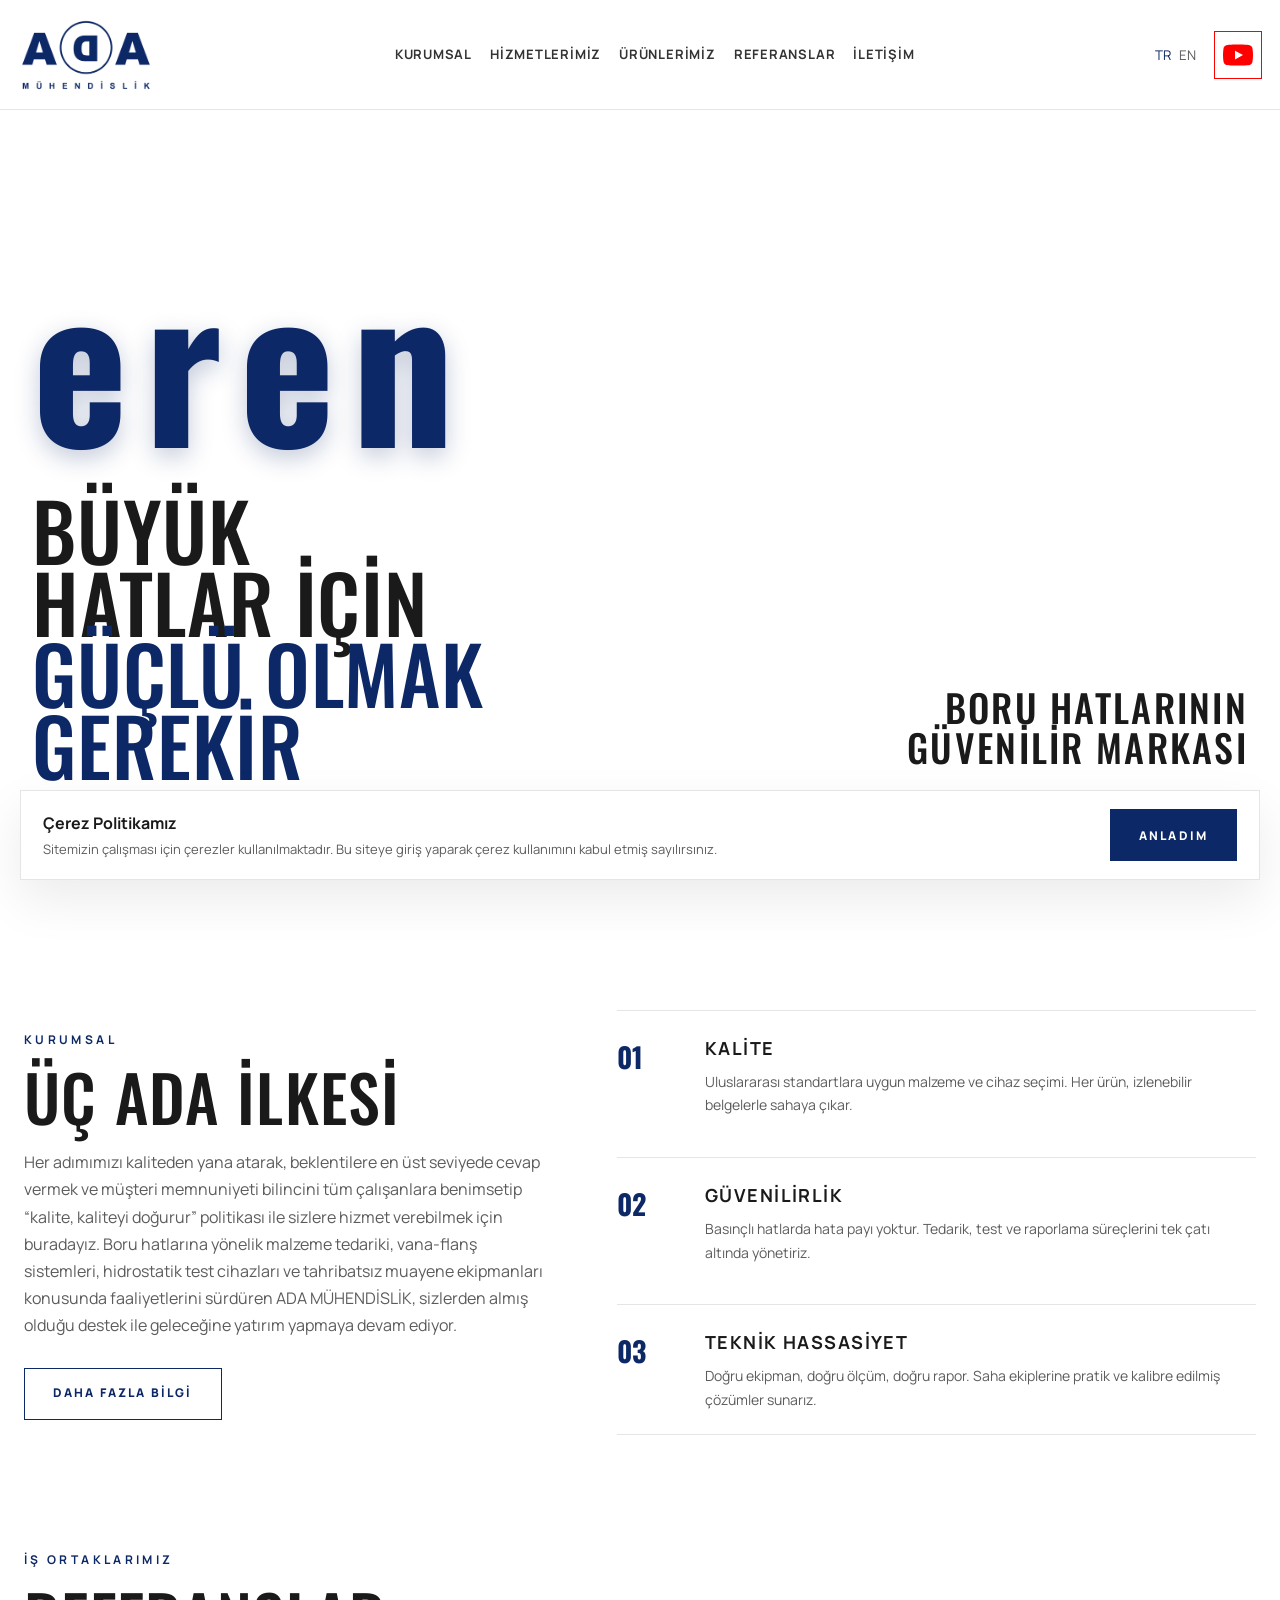
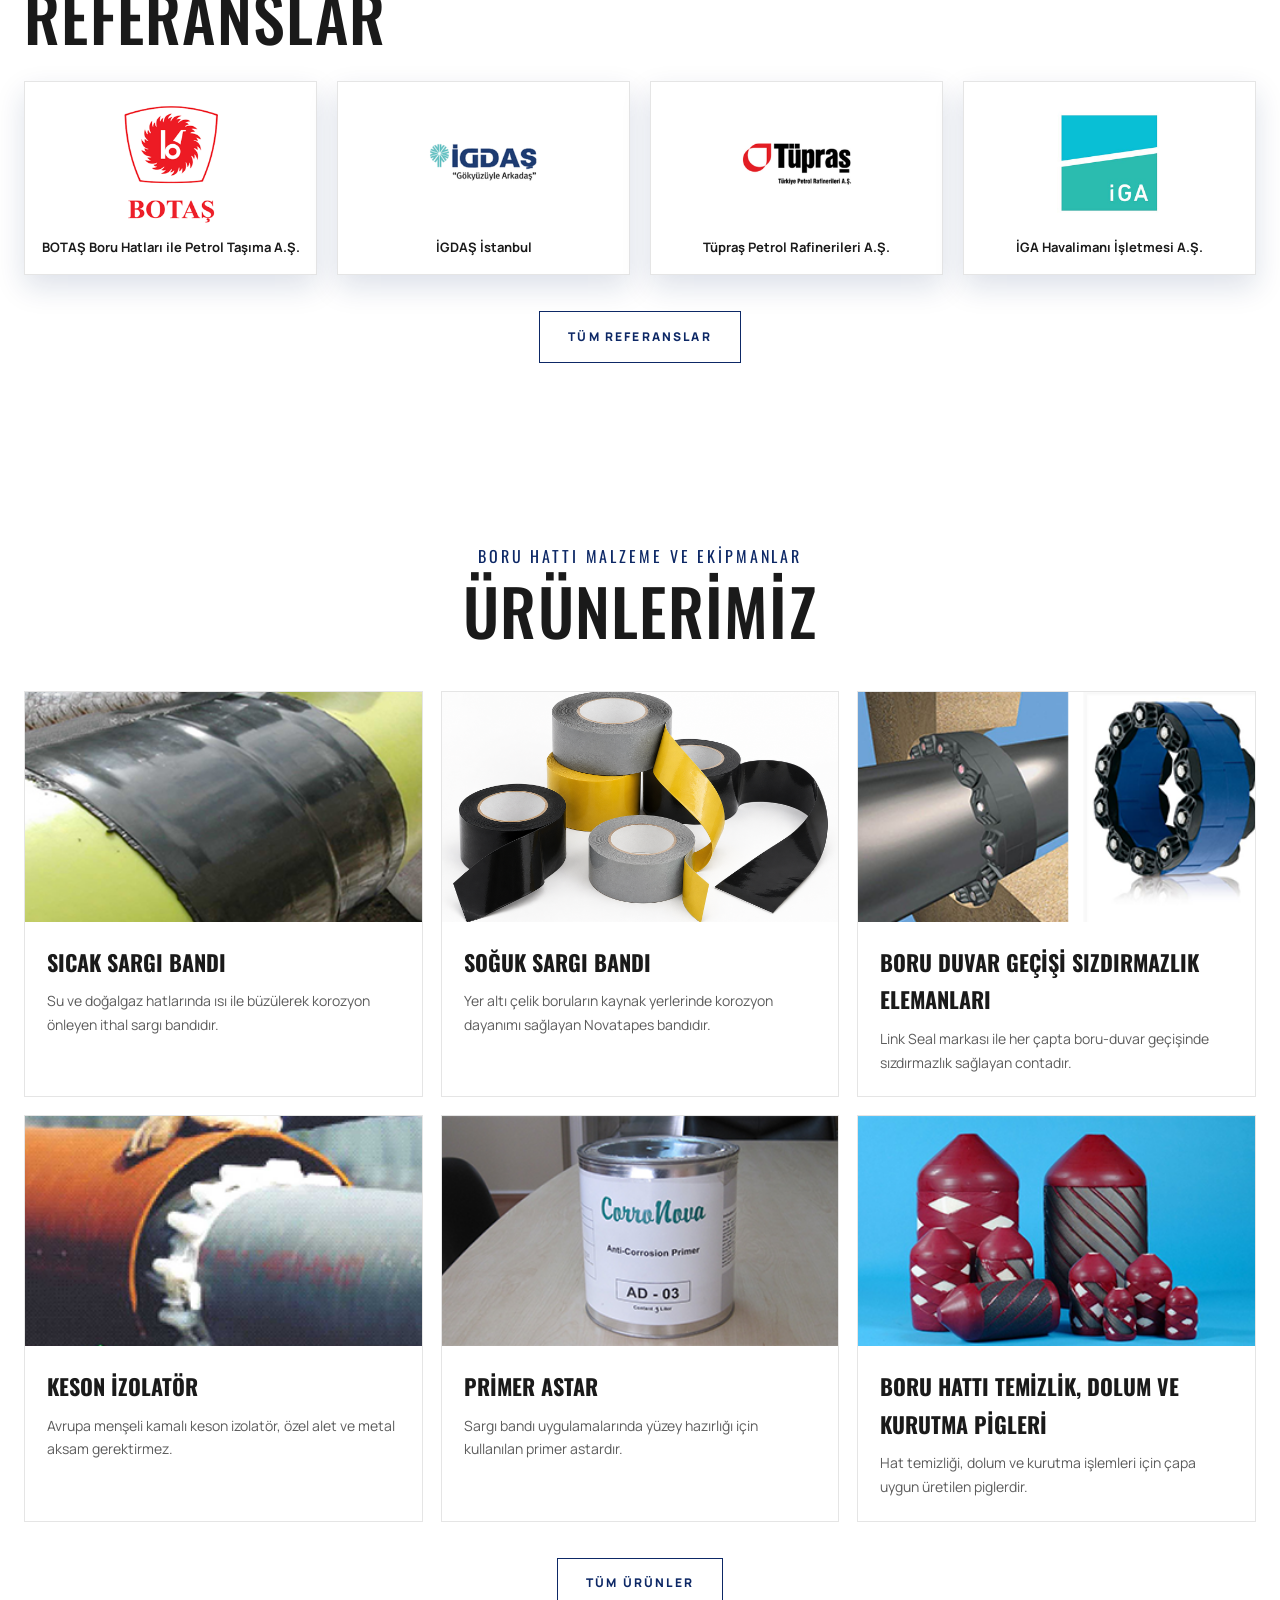
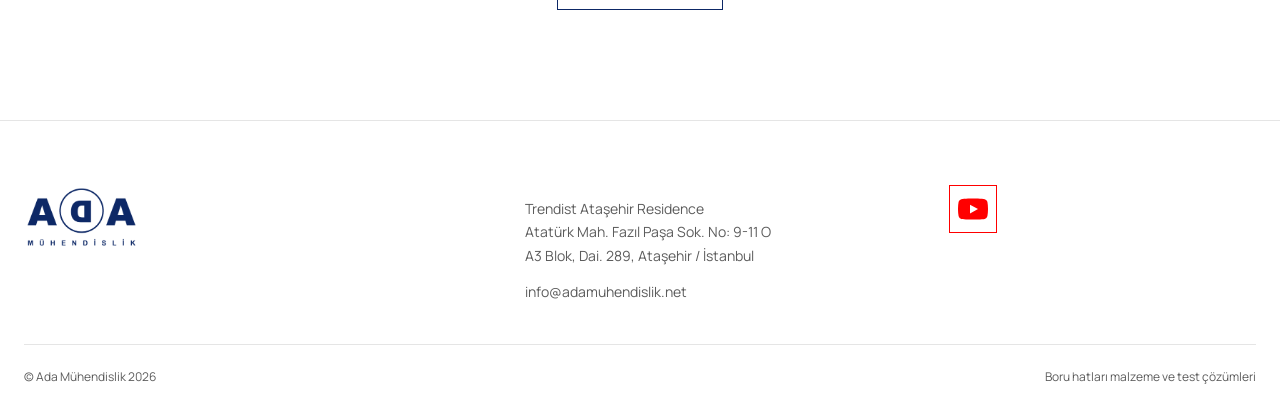
<file: index.html>
<!DOCTYPE html>
<html lang="tr">
<head>
  <meta charset="UTF-8">
  <meta name="viewport" content="width=device-width, initial-scale=1.0">
  <title data-i18n="titleHome">Ana sayfa | Boru hatlarının güvenilir markası | Ada Mühendislik</title>
  <meta name="description" content="Ada Mühendislik, boru hatlarına yönelik malzeme tedariki ve test cihazları alanında faaliyet gösteren ilkeli bir mühendislik firmasıdır.">
  <link rel="icon" href="images/favicon.svg" type="image/svg+xml">
  <link rel="preconnect" href="https://fonts.googleapis.com">
  <link rel="preconnect" href="https://fonts.gstatic.com" crossorigin>
  <link href="https://fonts.googleapis.com/css2?family=Manrope:wght@400;500;600;700;800&family=Oswald:wght@400;500;600;700&display=swap" rel="stylesheet">
  <link rel="stylesheet" href="css/style.css">
</head>
<body>
  <header class="site-header" id="header">
    <div class="header-inner">
      <a class="logo" href="index.html">
        <img src="images/logo.png" alt="Ada Mühendislik" class="logo-img">
      </a>
      <nav class="nav">
        <a href="kurumsal.html" data-i18n="navCorporate">Kurumsal</a>
        <a href="hizmetler.html" data-i18n="navServices">Hizmetlerimiz</a>
        <a href="urunler.html" data-i18n="navProducts">Ürünlerimiz</a>
        <a href="referanslar.html" data-i18n="navReferences">Referanslar</a>
        <a href="iletisim.html" data-i18n="navContact">İletişim</a>
      </nav>
      <div class="header-meta">
        <div class="lang">
          <button type="button" data-lang="tr" class="active">TR</button>
          <button type="button" data-lang="en">EN</button>
        </div>
        <div class="socials">
          <a class="social-youtube" href="https://www.youtube.com/@boruhatlaricozumleri6774" target="_blank" rel="noopener" aria-label="YouTube">
            <svg viewBox="0 0 24 24" aria-hidden="true"><path fill="currentColor" d="M23.5 6.2a3 3 0 0 0-2.1-2.1C19.5 3.6 12 3.6 12 3.6s-7.5 0-9.4.5A3 3 0 0 0 .5 6.2 31.5 31.5 0 0 0 0 12a31.5 31.5 0 0 0 .5 5.8 3 3 0 0 0 2.1 2.1c1.9.5 9.4.5 9.4.5s7.5 0 9.4-.5a3 3 0 0 0 2.1-2.1A31.5 31.5 0 0 0 24 12a31.5 31.5 0 0 0-.5-5.8zM9.6 15.5v-7l6.4 3.5-6.4 3.5z"/></svg>
          </a>
        </div>
        <button class="menu-toggle" id="menuToggle" data-i18n-aria="menuAria" aria-label="Menü">☰</button>
      </div>
    </div>
  </header>

  <div class="mobile-nav" id="mobileNav">
    <button class="close-menu" id="closeMenu" aria-label="Kapat">×</button>
    <a href="index.html" data-i18n="navHome">Ana Sayfa</a>
    <a href="kurumsal.html" data-i18n="navCorporate">Kurumsal</a>
    <a href="hizmetler.html" data-i18n="navServices">Hizmetlerimiz</a>
    <a href="urunler.html" data-i18n="navProducts">Ürünlerimiz</a>
    <a href="referanslar.html" data-i18n="navReferences">Referanslar</a>
    <a href="iletisim.html" data-i18n="navContact">İletişim</a>
  </div>

  <section class="hero">
    <div class="hero-content">
      <p class="hero-bal">eren</p>
      <h1 data-i18n="heroTitle">BÜYÜK<br>HATLAR İÇİN<br><em>GÜÇLÜ OLMAK<br>GEREKİR</em></h1>
      <div class="hero-side">
        <h2 data-i18n="heroSide">BORU HATLARININ<br>GÜVENİLİR MARKASI</h2>
      </div>
    </div>
    <div class="scroll-hint">SCROLL</div>
  </section>

  <section class="principles">
    <div class="container principles-grid">
      <div>
        <p class="eyebrow" data-i18n="eyebrowCorporate">Kurumsal</p>
        <h2 class="section-title" data-i18n="principlesTitle">ÜÇ ADA İLKESİ</h2>
        <p class="lead" style="margin-top:22px;" data-i18n="principlesLead">
          Her adımımızı kaliteden yana atarak, beklentilere en üst seviyede cevap vermek ve müşteri memnuniyeti bilincini tüm çalışanlara benimsetip
          “kalite, kaliteyi doğurur” politikası ile sizlere hizmet verebilmek için buradayız. Boru hatlarına yönelik malzeme tedariki, vana-flanş sistemleri,
          hidrostatik test cihazları ve tahribatsız muayene ekipmanları konusunda faaliyetlerini sürdüren ADA MÜHENDİSLİK, sizlerden almış olduğu destek ile geleceğine yatırım yapmaya devam ediyor.
        </p>
        <a class="btn" href="kurumsal.html" style="margin-top:28px;" data-i18n="btnMore">Daha fazla bilgi</a>
      </div>
      <div class="principle-list">
        <article class="principle-item">
          <b>01</b>
          <div>
            <h3 data-i18n="pQuality">Kalite</h3>
            <p data-i18n="pQualityText">Uluslararası standartlara uygun malzeme ve cihaz seçimi. Her ürün, izlenebilir belgelerle sahaya çıkar.</p>
          </div>
        </article>
        <article class="principle-item">
          <b>02</b>
          <div>
            <h3 data-i18n="pReliability">Güvenilirlik</h3>
            <p data-i18n="pReliabilityText">Basınçlı hatlarda hata payı yoktur. Tedarik, test ve raporlama süreçlerini tek çatı altında yönetiriz.</p>
          </div>
        </article>
        <article class="principle-item">
          <b>03</b>
          <div>
            <h3 data-i18n="pPrecision">Teknik Hassasiyet</h3>
            <p data-i18n="pPrecisionText">Doğru ekipman, doğru ölçüm, doğru rapor. Saha ekiplerine pratik ve kalibre edilmiş çözümler sunarız.</p>
          </div>
        </article>
      </div>
    </div>
  </section>

  <section class="projects">
    <div class="container">
      <div class="projects-head">
        <div>
          <p class="eyebrow" data-i18n="partnersEyebrow">İş ortaklarımız</p>
          <h2 class="section-title" data-i18n="referencesTitle">REFERANSLAR</h2>
        </div>
      </div>
      <div class="ref-grid">
        <article class="ref-card">
          <img src="images/referanslar/botas.jpg" alt="BOTAŞ">
          <h3>BOTAŞ Boru Hatları ile Petrol Taşıma A.Ş.</h3>
        </article>
        <article class="ref-card">
          <img src="images/referanslar/igdas.jpg" alt="İGDAŞ">
          <h3>İGDAŞ İstanbul</h3>
        </article>
        <article class="ref-card">
          <img src="images/referanslar/tupras.jpg" alt="Tüpraş">
          <h3>Tüpraş Petrol Rafinerileri A.Ş.</h3>
        </article>
        <article class="ref-card">
          <img src="images/referanslar/iga.jpg" alt="İGA">
          <h3>İGA Havalimanı İşletmesi A.Ş.</h3>
        </article>
      </div>
      <div class="projects-cta">
        <a class="btn" href="referanslar.html" data-i18n="btnAllRefs">Tüm Referanslar</a>
      </div>
    </div>
  </section>

  <section class="services">
    <div class="container">
      <div class="services-head">
        <p data-i18n="servicesKicker">BORU HATTI MALZEME VE EKİPMANLAR</p>
        <h2 class="section-title" data-i18n="servicesTitle">ÜRÜNLERİMİZ</h2>
      </div>
      <div class="product-grid">
        <a class="product-card product-card-hit" href="urunler.html">
          <img src="images/urunler/sicak.png" alt="Sıcak sargı bandı">
          <div class="body">
            <h3 data-i18n="pHot">Sıcak Sargı Bandı</h3>
            <p data-i18n="pHotShort">Su ve doğalgaz hatlarında ısı ile büzülerek korozyon önleyen ithal sargı bandıdır.</p>
          </div>
        </a>
        <a class="product-card product-card-hit" href="urunler.html">
          <img src="images/urunler/ssban.png" alt="Soğuk sargı bandı">
          <div class="body">
            <h3 data-i18n="pCold">Soğuk Sargı Bandı</h3>
            <p data-i18n="pColdShort">Yer altı çelik boruların kaynak yerlerinde korozyon dayanımı sağlayan Novatapes bandıdır.</p>
          </div>
        </a>
        <a class="product-card product-card-hit" href="link-seal.html">
          <img src="images/urunler/dvrg.png" alt="Boru duvar geçişi sızdırmazlık elemanları">
          <div class="body">
            <h3 data-i18n="pSeal">Boru Duvar Geçişi Sızdırmazlık Elemanları</h3>
            <p data-i18n="pSealShort">Link Seal markası ile her çapta boru-duvar geçişinde sızdırmazlık sağlayan contadır.</p>
          </div>
        </a>
        <a class="product-card product-card-hit" href="urunler.html">
          <img src="images/urunler/ksniz.png" alt="Keson izolatör">
          <div class="body">
            <h3 data-i18n="pCasing">Keson İzolatör</h3>
            <p data-i18n="pCasingShort">Avrupa menşeli kamalı keson izolatör, özel alet ve metal aksam gerektirmez.</p>
          </div>
        </a>
        <a class="product-card product-card-hit" href="urunler.html">
          <img src="images/urunler/past.png" alt="Primer astar">
          <div class="body">
            <h3 data-i18n="pPrimer">Primer Astar</h3>
            <p data-i18n="pPrimerShort">Sargı bandı uygulamalarında yüzey hazırlığı için kullanılan primer astardır.</p>
          </div>
        </a>
        <a class="product-card product-card-hit" href="urunler.html">
          <img src="images/urunler/pig.png" alt="Boru hattı pigleri">
          <div class="body">
            <h3 data-i18n="pPig">Boru Hattı Temizlik, Dolum ve Kurutma Pigleri</h3>
            <p data-i18n="pPigShort">Hat temizliği, dolum ve kurutma işlemleri için çapa uygun üretilen piglerdir.</p>
          </div>
        </a>
      </div>
      <div class="projects-cta">
        <a class="btn" href="urunler.html" data-i18n="btnAllProducts">Tüm Ürünler</a>
      </div>
    </div>
  </section>

  <footer class="site-footer">
    <div class="container footer-grid">
      <div class="footer-brand">
        <a class="logo" href="index.html">
          <img src="images/logo.png" alt="Ada Mühendislik" class="logo-img">
        </a>
      </div>
      <div class="footer-contact">
        <p>Trendist Ataşehir Residence<br>Atatürk Mah. Fazıl Paşa Sok. No: 9-11 O<br>A3 Blok, Dai. 289, Ataşehir / İstanbul</p>
        <p><a href="mailto:info@adamuhendislik.net">info@adamuhendislik.net</a></p>
      </div>
      <div>
        <div class="socials">
          <a class="social-youtube" href="https://www.youtube.com/@boruhatlaricozumleri6774" target="_blank" rel="noopener" aria-label="YouTube">
            <svg viewBox="0 0 24 24" aria-hidden="true"><path fill="currentColor" d="M23.5 6.2a3 3 0 0 0-2.1-2.1C19.5 3.6 12 3.6 12 3.6s-7.5 0-9.4.5A3 3 0 0 0 .5 6.2 31.5 31.5 0 0 0 0 12a31.5 31.5 0 0 0 .5 5.8 3 3 0 0 0 2.1 2.1c1.9.5 9.4.5 9.4.5s7.5 0 9.4-.5a3 3 0 0 0 2.1-2.1A31.5 31.5 0 0 0 24 12a31.5 31.5 0 0 0-.5-5.8zM9.6 15.5v-7l6.4 3.5-6.4 3.5z"/></svg>
          </a>
        </div>
      </div>
    </div>
    <div class="container footer-bottom">
      <span>© Ada Mühendislik 2026</span>
      <span data-i18n="footerTag">Boru hatları malzeme ve test çözümleri</span>
    </div>
  </footer>

  <div class="cookie" id="cookie">
    <div>
      <strong data-i18n="cookieTitle">Çerez Politikamız</strong>
      <p data-i18n="cookie">Sitemizin çalışması için çerezler kullanılmaktadır. Bu siteye giriş yaparak çerez kullanımını kabul etmiş sayılırsınız.</p>
    </div>
    <button class="btn btn-solid" id="acceptCookie" data-i18n="cookieBtn">Anladım</button>
  </div>

  <script src="js/main.js"></script>
</body>
</html>
</file>
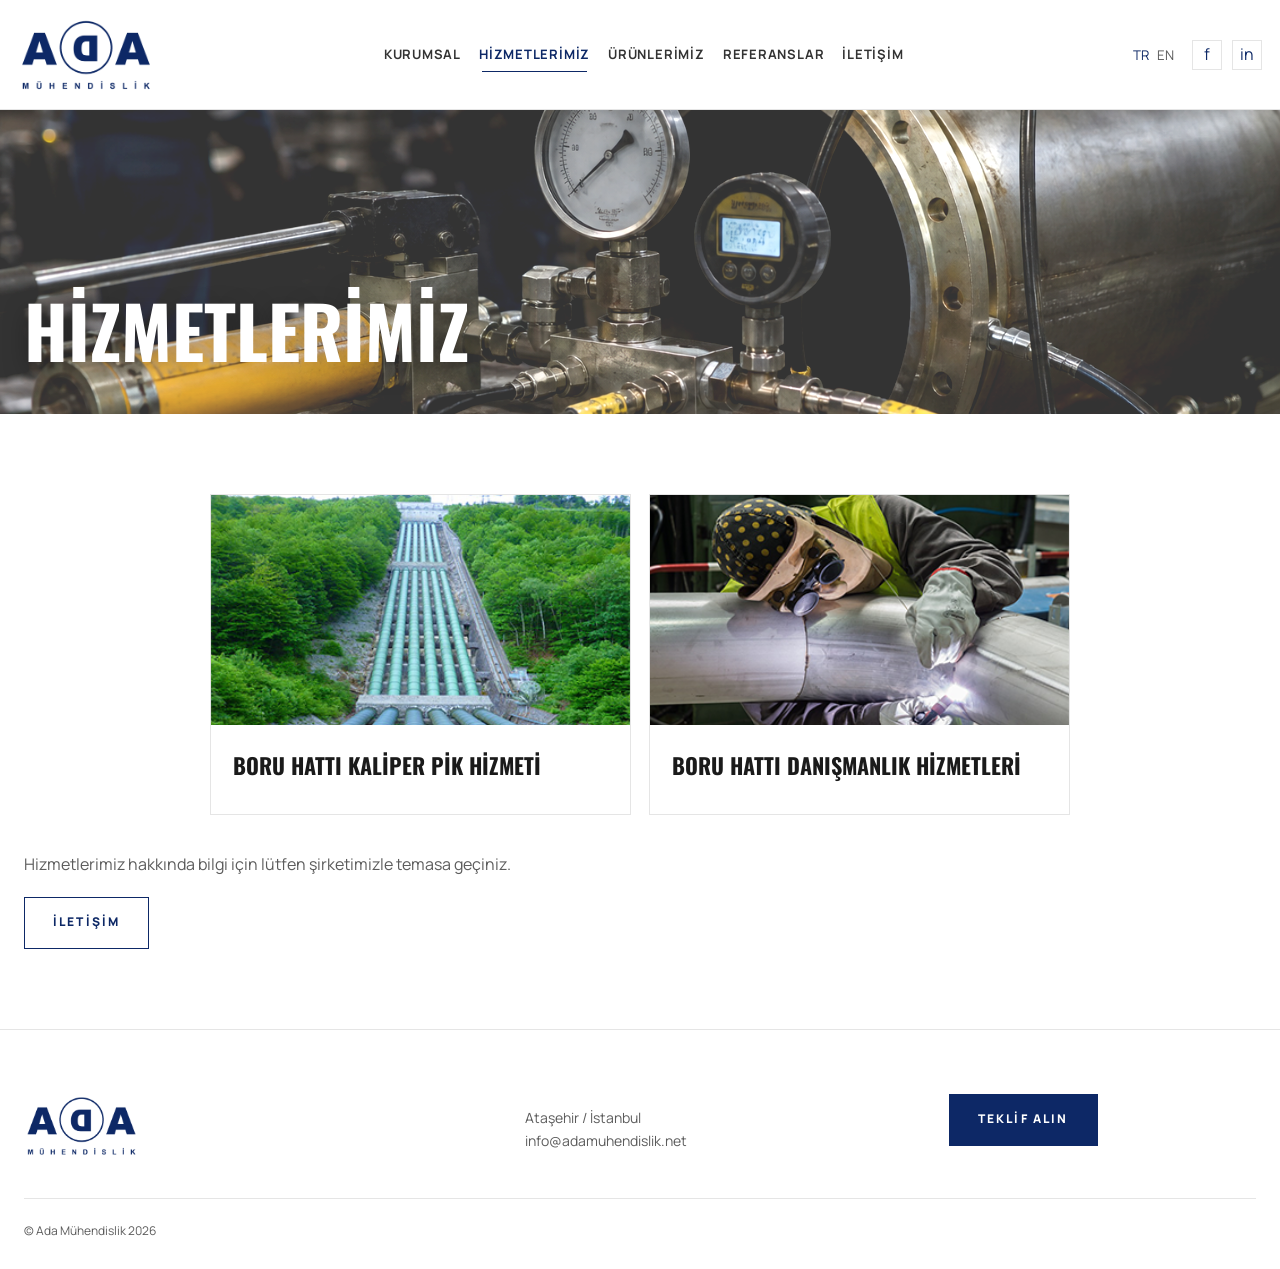
<file: hizmetler.html>
<!DOCTYPE html>
<html lang="tr">
<head>
  <meta charset="UTF-8">
  <meta name="viewport" content="width=device-width, initial-scale=1.0">
  <title data-i18n="titleServices">Hizmetlerimiz | Ada Mühendislik</title>
  <meta name="description" content="Ada Mühendislik hizmetleri: boru hattı kaliper pik hizmeti ve boru hattı danışmanlık hizmetleri.">
  <link rel="icon" href="images/favicon.svg" type="image/svg+xml">
  <link rel="preconnect" href="https://fonts.googleapis.com">
  <link rel="preconnect" href="https://fonts.gstatic.com" crossorigin>
  <link href="https://fonts.googleapis.com/css2?family=Manrope:wght@400;500;600;700;800&family=Oswald:wght@400;500;600;700&display=swap" rel="stylesheet">
  <link rel="stylesheet" href="css/style.css">
</head>
<body>
  <header class="site-header" id="header">
    <div class="header-inner">
      <a class="logo" href="index.html">
        <img src="images/logo.png" alt="Ada Mühendislik" class="logo-img">
      </a>
      <nav class="nav">
        <a href="kurumsal.html" data-i18n="navCorporate">Kurumsal</a>
        <a class="active" href="hizmetler.html" data-i18n="navServices">Hizmetlerimiz</a>
        <a href="urunler.html" data-i18n="navProducts">Ürünlerimiz</a>
        <a href="referanslar.html" data-i18n="navReferences">Referanslar</a>
        <a href="iletisim.html" data-i18n="navContact">İletişim</a>
      </nav>
      <div class="header-meta">
        <div class="lang"><button type="button" data-lang="tr" class="active">TR</button><button type="button" data-lang="en">EN</button></div>
        <div class="socials"><a href="#" aria-label="Facebook">f</a><a href="#" aria-label="LinkedIn">in</a></div>
        <button class="menu-toggle" id="menuToggle" data-i18n-aria="menuAria" aria-label="Menü">☰</button>
      </div>
    </div>
  </header>
  <div class="mobile-nav" id="mobileNav">
    <button class="close-menu" id="closeMenu">×</button>
    <a href="index.html" data-i18n="navHome">Ana Sayfa</a>
    <a href="kurumsal.html" data-i18n="navCorporate">Kurumsal</a>
    <a href="hizmetler.html" data-i18n="navServices">Hizmetlerimiz</a>
    <a href="urunler.html" data-i18n="navProducts">Ürünlerimiz</a>
    <a href="referanslar.html" data-i18n="navReferences">Referanslar</a>
    <a href="iletisim.html" data-i18n="navContact">İletişim</a>
  </div>

  <section class="page-hero">
    <img src="images/test-cihazi.png" alt="Test hizmetleri">
    <div class="container">
      <h1 data-i18n="servicesHero">Hizmetlerimiz</h1>
    </div>
  </section>

  <section class="content-section">
    <div class="container">
      <div class="product-grid service-grid-two">
        <article class="product-card">
          <img src="images/hizmetler/hiz1.png" alt="Boru hattı kaliper pik hizmeti">
          <div class="body">
            <h3 data-i18n="svcCaliper">Boru Hattı Kaliper Pik Hizmeti</h3>
          </div>
        </article>
        <article class="product-card">
          <img src="images/hizmetler/hiz2.png" alt="Boru hattı danışmanlık hizmetleri">
          <div class="body">
            <h3 data-i18n="svcConsult">Boru Hattı Danışmanlık Hizmetleri</h3>
          </div>
        </article>
      </div>
      <p class="lead" style="margin-top:36px;" data-i18n="svcContactLead">Hizmetlerimiz hakkında bilgi için lütfen şirketimizle temasa geçiniz.</p>
      <a class="btn" href="iletisim.html" style="margin-top:18px;" data-i18n="btnContact">İletişim</a>
    </div>
  </section>

  <footer class="site-footer">
    <div class="container footer-grid">
      <div class="footer-brand"><a class="logo" href="index.html"><img src="images/logo.png" alt="Ada Mühendislik" class="logo-img"></a></div>
      <div class="footer-contact"><p>Ataşehir / İstanbul<br>info@adamuhendislik.net</p></div>
      <div><a class="btn btn-solid" href="iletisim.html" data-i18n="btnQuote">Teklif Alın</a></div>
    </div>
    <div class="container footer-bottom"><span>© Ada Mühendislik 2026</span></div>
  </footer>
  <script src="js/main.js"></script>
</body>
</html>
</file>
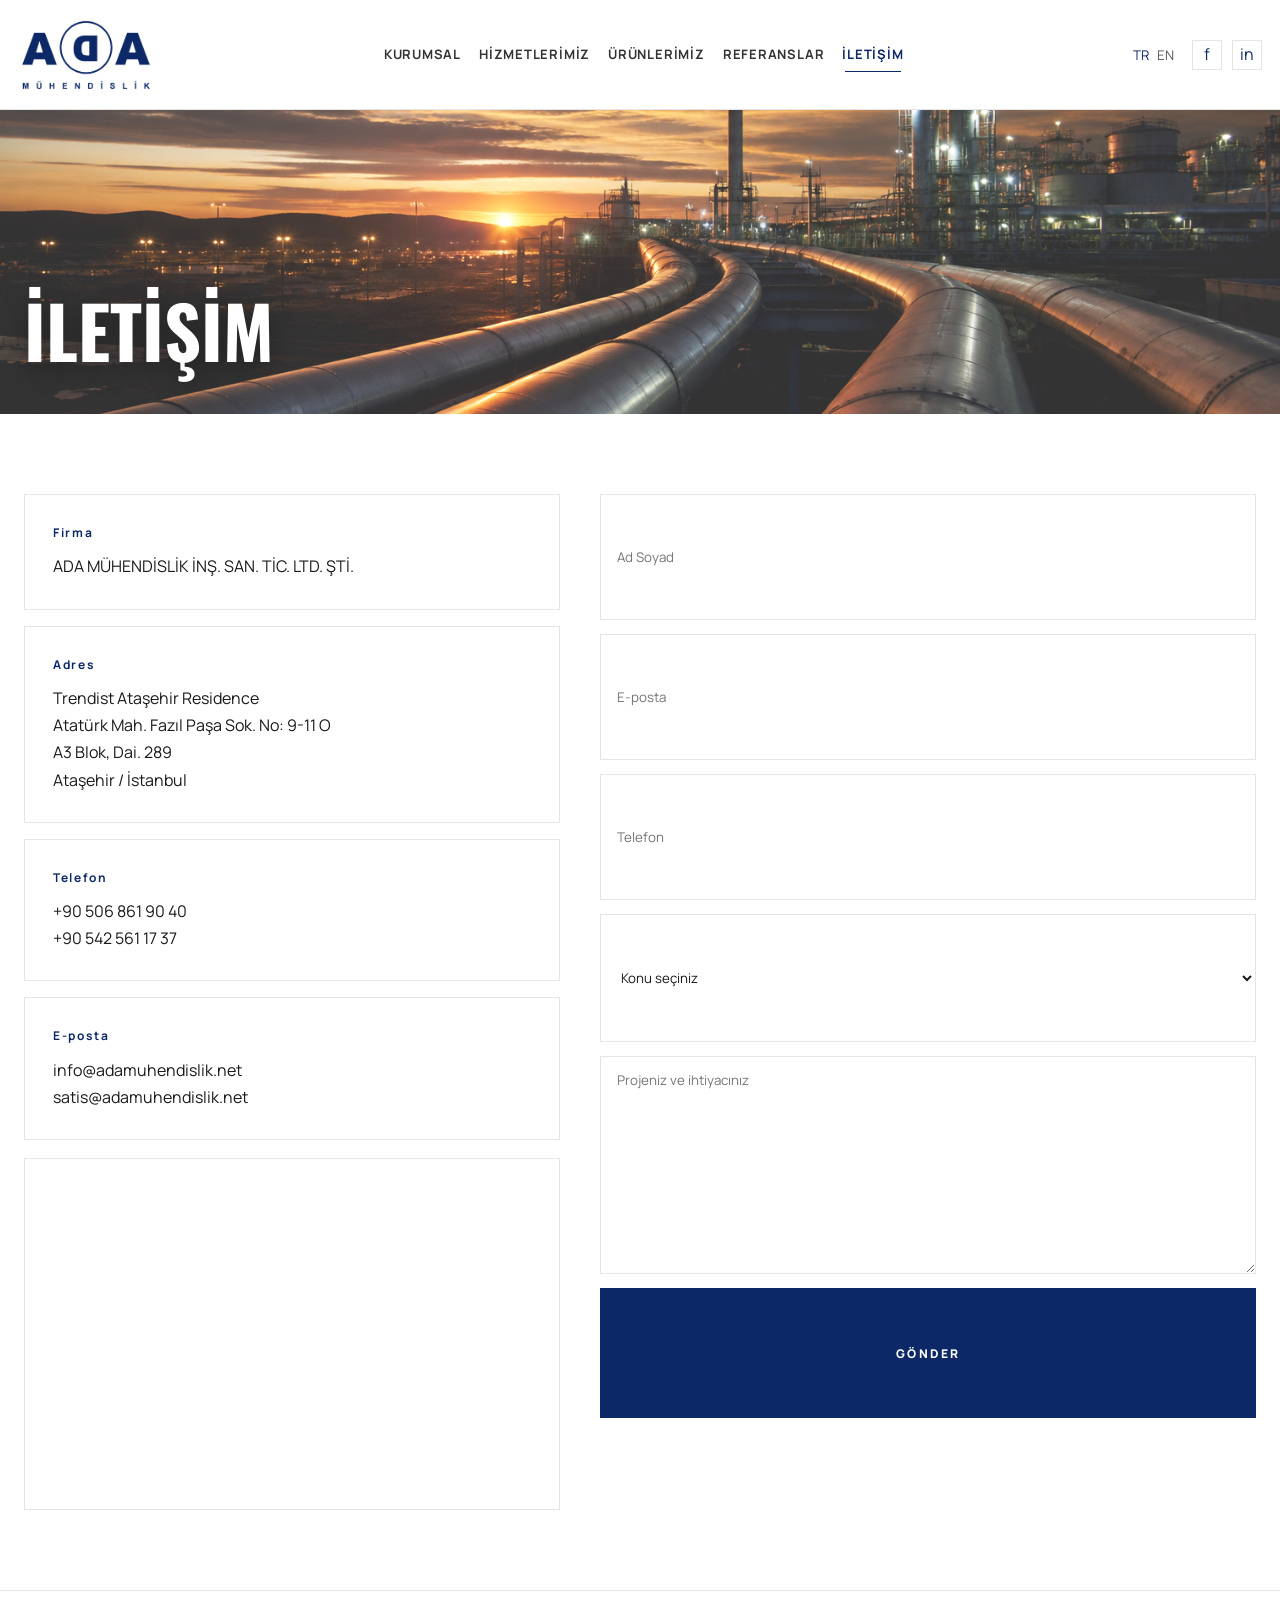
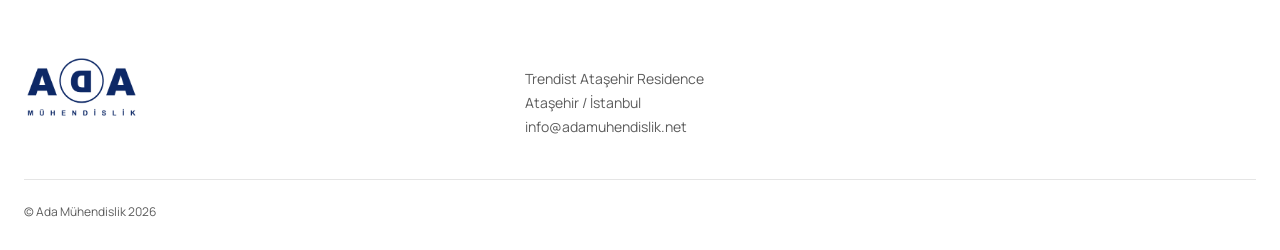
<file: iletisim.html>
<!DOCTYPE html>
<html lang="tr">
<head>
  <meta charset="UTF-8">
  <meta name="viewport" content="width=device-width, initial-scale=1.0">
  <title data-i18n="titleContact">İletişim | Ada Mühendislik</title>
  <meta name="description" content="Ada Mühendislik iletişim: Trendist Ataşehir Residence, telefon, e-posta ve konum.">
  <link rel="icon" href="images/favicon.svg" type="image/svg+xml">
  <link rel="preconnect" href="https://fonts.googleapis.com">
  <link rel="preconnect" href="https://fonts.gstatic.com" crossorigin>
  <link href="https://fonts.googleapis.com/css2?family=Manrope:wght@400;500;600;700;800&family=Oswald:wght@400;500;600;700&display=swap" rel="stylesheet">
  <link rel="stylesheet" href="css/style.css">
</head>
<body>
  <header class="site-header" id="header">
    <div class="header-inner">
      <a class="logo" href="index.html">
        <img src="images/logo.png" alt="Ada Mühendislik" class="logo-img">
      </a>
      <nav class="nav">
        <a href="kurumsal.html" data-i18n="navCorporate">Kurumsal</a>
        <a href="hizmetler.html" data-i18n="navServices">Hizmetlerimiz</a>
        <a href="urunler.html" data-i18n="navProducts">Ürünlerimiz</a>
        <a href="referanslar.html" data-i18n="navReferences">Referanslar</a>
        <a class="active" href="iletisim.html" data-i18n="navContact">İletişim</a>
      </nav>
      <div class="header-meta">
        <div class="lang"><button type="button" data-lang="tr" class="active">TR</button><button type="button" data-lang="en">EN</button></div>
        <div class="socials"><a href="#" aria-label="Facebook">f</a><a href="#" aria-label="LinkedIn">in</a></div>
        <button class="menu-toggle" id="menuToggle" data-i18n-aria="menuAria" aria-label="Menü">☰</button>
      </div>
    </div>
  </header>
  <div class="mobile-nav" id="mobileNav">
    <button class="close-menu" id="closeMenu">×</button>
    <a href="index.html" data-i18n="navHome">Ana Sayfa</a>
    <a href="kurumsal.html" data-i18n="navCorporate">Kurumsal</a>
    <a href="hizmetler.html" data-i18n="navServices">Hizmetlerimiz</a>
    <a href="urunler.html" data-i18n="navProducts">Ürünlerimiz</a>
    <a href="referanslar.html" data-i18n="navReferences">Referanslar</a>
    <a href="iletisim.html" data-i18n="navContact">İletişim</a>
  </div>

  <section class="page-hero">
    <img src="images/hero-boru-hatti.png" alt="İletişim">
    <div class="container">
      <h1 data-i18n="contactHero">İletişim</h1>
    </div>
  </section>

  <section class="content-section">
    <div class="container contact-wrap">
      <div>
        <div class="contact-card">
          <h3 data-i18n="contactCompany">Firma</h3>
          <p>ADA MÜHENDİSLİK İNŞ. SAN. TİC. LTD. ŞTİ.</p>
        </div>
        <div class="contact-card">
          <h3 data-i18n="contactAddress">Adres</h3>
          <p>Trendist Ataşehir Residence<br>Atatürk Mah. Fazıl Paşa Sok. No: 9-11 O<br>A3 Blok, Dai. 289<br>Ataşehir / İstanbul</p>
        </div>
        <div class="contact-card">
          <h3 data-i18n="contactPhone">Telefon</h3>
          <p>
            <a href="tel:+905068619040">+90 506 861 90 40</a><br>
            <a href="tel:+905425611737">+90 542 561 17 37</a>
          </p>
        </div>
        <div class="contact-card">
          <h3 data-i18n="contactEmail">E-posta</h3>
          <p>
            <a href="mailto:info@adamuhendislik.net">info@adamuhendislik.net</a><br>
            <a href="mailto:satis@adamuhendislik.net">satis@adamuhendislik.net</a>
          </p>
        </div>
        <div class="map-frame">
          <iframe src="https://www.google.com/maps/embed?pb=!1m18!1m12!1m3!1d2532.560713231282!2d29.138651981764575!3d40.98719086799503!2m3!1f0!2f0!3f0!3m2!1i1024!2i768!4f13.1!3m3!1m2!1s0x14cacf5569d75cf7%3A0xfbf189ea882d0b26!2zQXRhxZ9laGlyIEF0YXTDvHJrLCBGYXrEsWwgUGHFn2EgU2suIE5vOjksIDM0NzU4IEF0YcWfZWhpci_EsHN0YW5idWw!5e0!3m2!1str!2str!4v1469524305027" width="100%" height="350" style="border:0;" allowfullscreen="" loading="lazy" referrerpolicy="no-referrer-when-downgrade" title="Ada Mühendislik Konum"></iframe>
        </div>
      </div>
      <form class="form" id="contactForm" action="mailto:info@adamuhendislik.net,satis@adamuhendislik.net" method="post" enctype="text/plain">
        <input type="text" name="name" placeholder="Ad Soyad" data-i18n-placeholder="phName" required>
        <input type="email" name="email" placeholder="E-posta" data-i18n-placeholder="phEmail" required>
        <input type="tel" name="phone" placeholder="Telefon" data-i18n-placeholder="phPhone">
        <select name="subject">
          <option value="" data-i18n="phSubject">Konu seçiniz</option>
          <option data-i18n="optSupply">Malzeme tedariki</option>
          <option data-i18n="optTest">Test cihazı satışı / kiralama</option>
          <option data-i18n="optCal">Kalibrasyon</option>
          <option data-i18n="optField">Saha teknik destek</option>
        </select>
        <textarea name="message" placeholder="Projeniz ve ihtiyacınız" data-i18n-placeholder="phMessage" required></textarea>
        <button class="btn btn-solid" type="submit" data-i18n="btnSubmit">Gönder</button>
        <p id="formNote" class="lead"></p>
      </form>
    </div>
  </section>

  <footer class="site-footer">
    <div class="container footer-grid">
      <div class="footer-brand"><a class="logo" href="index.html"><img src="images/logo.png" alt="Ada Mühendislik" class="logo-img"></a></div>
      <div class="footer-contact"><p>Trendist Ataşehir Residence<br>Ataşehir / İstanbul<br><a href="mailto:info@adamuhendislik.net">info@adamuhendislik.net</a></p></div>
    </div>
    <div class="container footer-bottom"><span>© Ada Mühendislik 2026</span></div>
  </footer>
  <script src="js/main.js"></script>
</body>
</html>
</file>
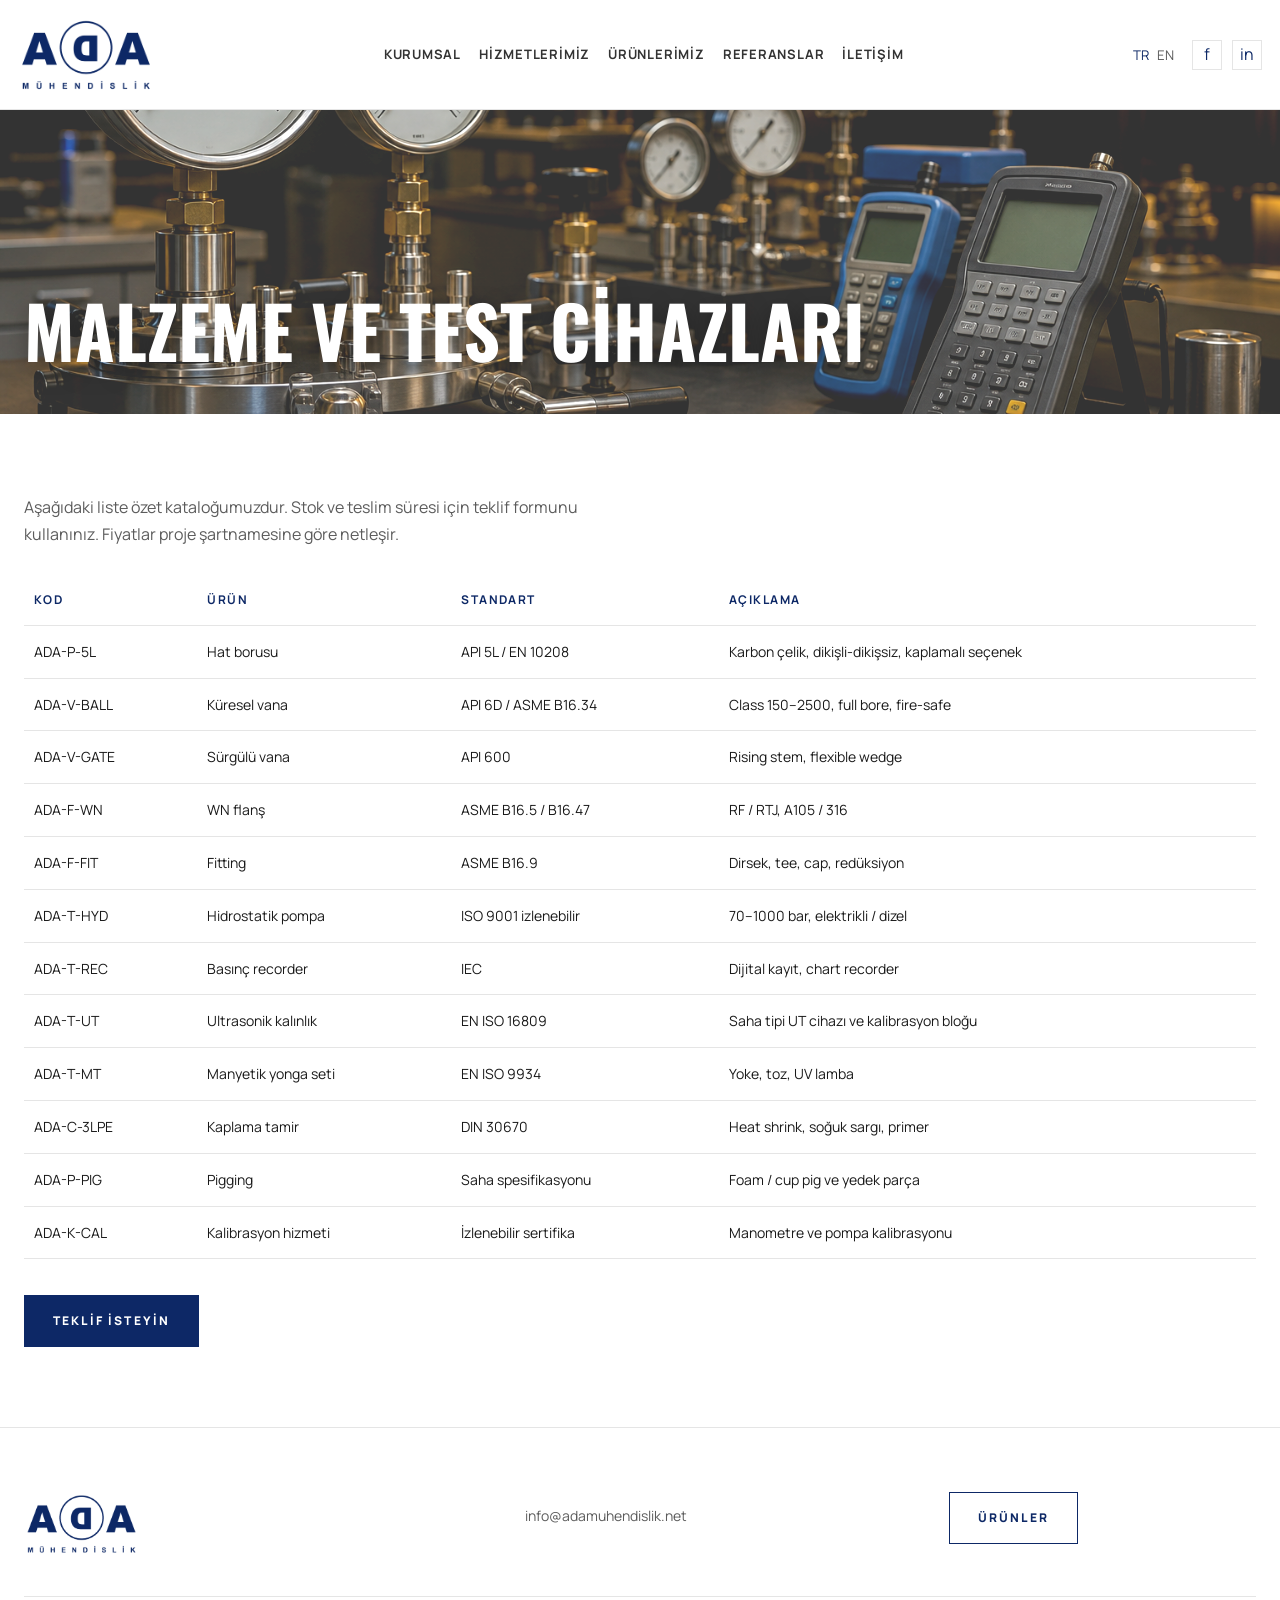
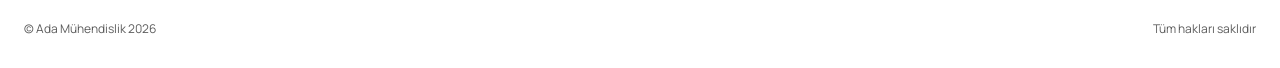
<file: katalog.html>
<!DOCTYPE html>
<html lang="tr">
<head>
  <meta charset="UTF-8">
  <meta name="viewport" content="width=device-width, initial-scale=1.0">
  <title data-i18n="titleCatalog">Online Katalog | Ada Mühendislik</title>
  <link rel="icon" href="images/favicon.svg" type="image/svg+xml">
  <link rel="preconnect" href="https://fonts.googleapis.com">
  <link rel="preconnect" href="https://fonts.gstatic.com" crossorigin>
  <link href="https://fonts.googleapis.com/css2?family=Manrope:wght@400;500;600;700;800&family=Oswald:wght@400;500;600;700&display=swap" rel="stylesheet">
  <link rel="stylesheet" href="css/style.css">
</head>
<body>
  <header class="site-header" id="header">
    <div class="header-inner">
      <a class="logo" href="index.html">
        <img src="images/logo.png" alt="Ada Mühendislik" class="logo-img">
      </a>
      <nav class="nav">
        <a href="kurumsal.html" data-i18n="navCorporate">Kurumsal</a>
        <a href="hizmetler.html" data-i18n="navServices">Hizmetlerimiz</a>
        <a href="urunler.html" data-i18n="navProducts">Ürünlerimiz</a>
        <a href="referanslar.html" data-i18n="navReferences">Referanslar</a>
        <a href="iletisim.html" data-i18n="navContact">İletişim</a>
      </nav>
      <div class="header-meta">
        <div class="lang"><button type="button" data-lang="tr" class="active">TR</button><button type="button" data-lang="en">EN</button></div>
        <div class="socials"><a href="#">f</a><a href="#">in</a></div>
        <button class="menu-toggle" id="menuToggle" data-i18n-aria="menuAria" aria-label="Menü">☰</button>
      </div>
    </div>
  </header>
  <div class="mobile-nav" id="mobileNav">
    <button class="close-menu" id="closeMenu">×</button>
    <a href="index.html" data-i18n="navHome">Ana Sayfa</a>
    <a href="urunler.html" data-i18n="navProducts">Ürünlerimiz</a>
    <a href="katalog.html" data-i18n="navCatalog">Katalog</a>
    <a href="iletisim.html" data-i18n="navContact">İletişim</a>
  </div>

  <section class="page-hero">
    <img src="images/kalibrasyon.png" alt="Katalog">
    <div class="container">
      <h1 data-i18n="catalogHero">Malzeme ve Test Cihazları</h1>
    </div>
  </section>

  <section class="content-section">
    <div class="container">
      <p class="lead" data-i18n="catalogLead">Aşağıdaki liste özet kataloğumuzdur. Stok ve teslim süresi için teklif formunu kullanınız. Fiyatlar proje şartnamesine göre netleşir.</p>
      <table class="catalog-table">
        <thead>
          <tr>
            <th data-i18n="thCode">Kod</th>
            <th data-i18n="thProduct">Ürün</th>
            <th data-i18n="thStd">Standart</th>
            <th data-i18n="thDesc">Açıklama</th>
          </tr>
        </thead>
        <tbody>
          <tr><td>ADA-P-5L</td><td data-i18n="catPipe">Hat borusu</td><td>API 5L / EN 10208</td><td data-i18n="catPipeDesc">Karbon çelik, dikişli-dikişsiz, kaplamalı seçenek</td></tr>
          <tr><td>ADA-V-BALL</td><td data-i18n="catBall">Küresel vana</td><td>API 6D / ASME B16.34</td><td>Class 150–2500, full bore, fire-safe</td></tr>
          <tr><td>ADA-V-GATE</td><td data-i18n="catGate">Sürgülü vana</td><td>API 600</td><td>Rising stem, flexible wedge</td></tr>
          <tr><td>ADA-F-WN</td><td data-i18n="catFlange">WN flanş</td><td>ASME B16.5 / B16.47</td><td>RF / RTJ, A105 / 316</td></tr>
          <tr><td>ADA-F-FIT</td><td data-i18n="catFit">Fitting</td><td>ASME B16.9</td><td data-i18n="catFitDesc">Dirsek, tee, cap, redüksiyon</td></tr>
          <tr><td>ADA-T-HYD</td><td data-i18n="catHyd">Hidrostatik pompa</td><td data-i18n="catHydStd">ISO 9001 izlenebilir</td><td data-i18n="catHydDesc">70–1000 bar, elektrikli / dizel</td></tr>
          <tr><td>ADA-T-REC</td><td data-i18n="catRec">Basınç recorder</td><td>IEC</td><td data-i18n="catRecDesc">Dijital kayıt, chart recorder</td></tr>
          <tr><td>ADA-T-UT</td><td data-i18n="catUt">Ultrasonik kalınlık</td><td>EN ISO 16809</td><td data-i18n="catUtDesc">Saha tipi UT cihazı ve kalibrasyon bloğu</td></tr>
          <tr><td>ADA-T-MT</td><td data-i18n="catMt">Manyetik yonga seti</td><td>EN ISO 9934</td><td data-i18n="catMtDesc">Yoke, toz, UV lamba</td></tr>
          <tr><td>ADA-C-3LPE</td><td data-i18n="catCoat">Kaplama tamir</td><td>DIN 30670</td><td data-i18n="catCoatDesc">Heat shrink, soğuk sargı, primer</td></tr>
          <tr><td>ADA-P-PIG</td><td data-i18n="catPig">Pigging</td><td data-i18n="catPigStd">Saha spesifikasyonu</td><td data-i18n="catPigDesc">Foam / cup pig ve yedek parça</td></tr>
          <tr><td>ADA-K-CAL</td><td data-i18n="catCal">Kalibrasyon hizmeti</td><td data-i18n="catCalStd">İzlenebilir sertifika</td><td data-i18n="catCalDesc">Manometre ve pompa kalibrasyonu</td></tr>
        </tbody>
      </table>
      <div style="margin-top:36px;">
        <a class="btn btn-solid" href="iletisim.html" data-i18n="btnRequest">Teklif isteyin</a>
      </div>
    </div>
  </section>

  <footer class="site-footer">
    <div class="container footer-grid">
      <div class="footer-brand"><a class="logo" href="index.html"><img src="images/logo.png" alt="Ada Mühendislik" class="logo-img"></a></div>
      <div class="footer-contact"><p>info@adamuhendislik.net</p></div>
      <div><a class="btn" href="urunler.html" data-i18n="btnProducts">Ürünler</a></div>
    </div>
    <div class="container footer-bottom"><span>© Ada Mühendislik 2026</span><span data-i18n="rights">Tüm hakları saklıdır</span></div>
  </footer>
  <script src="js/main.js"></script>
</body>
</html>
</file>
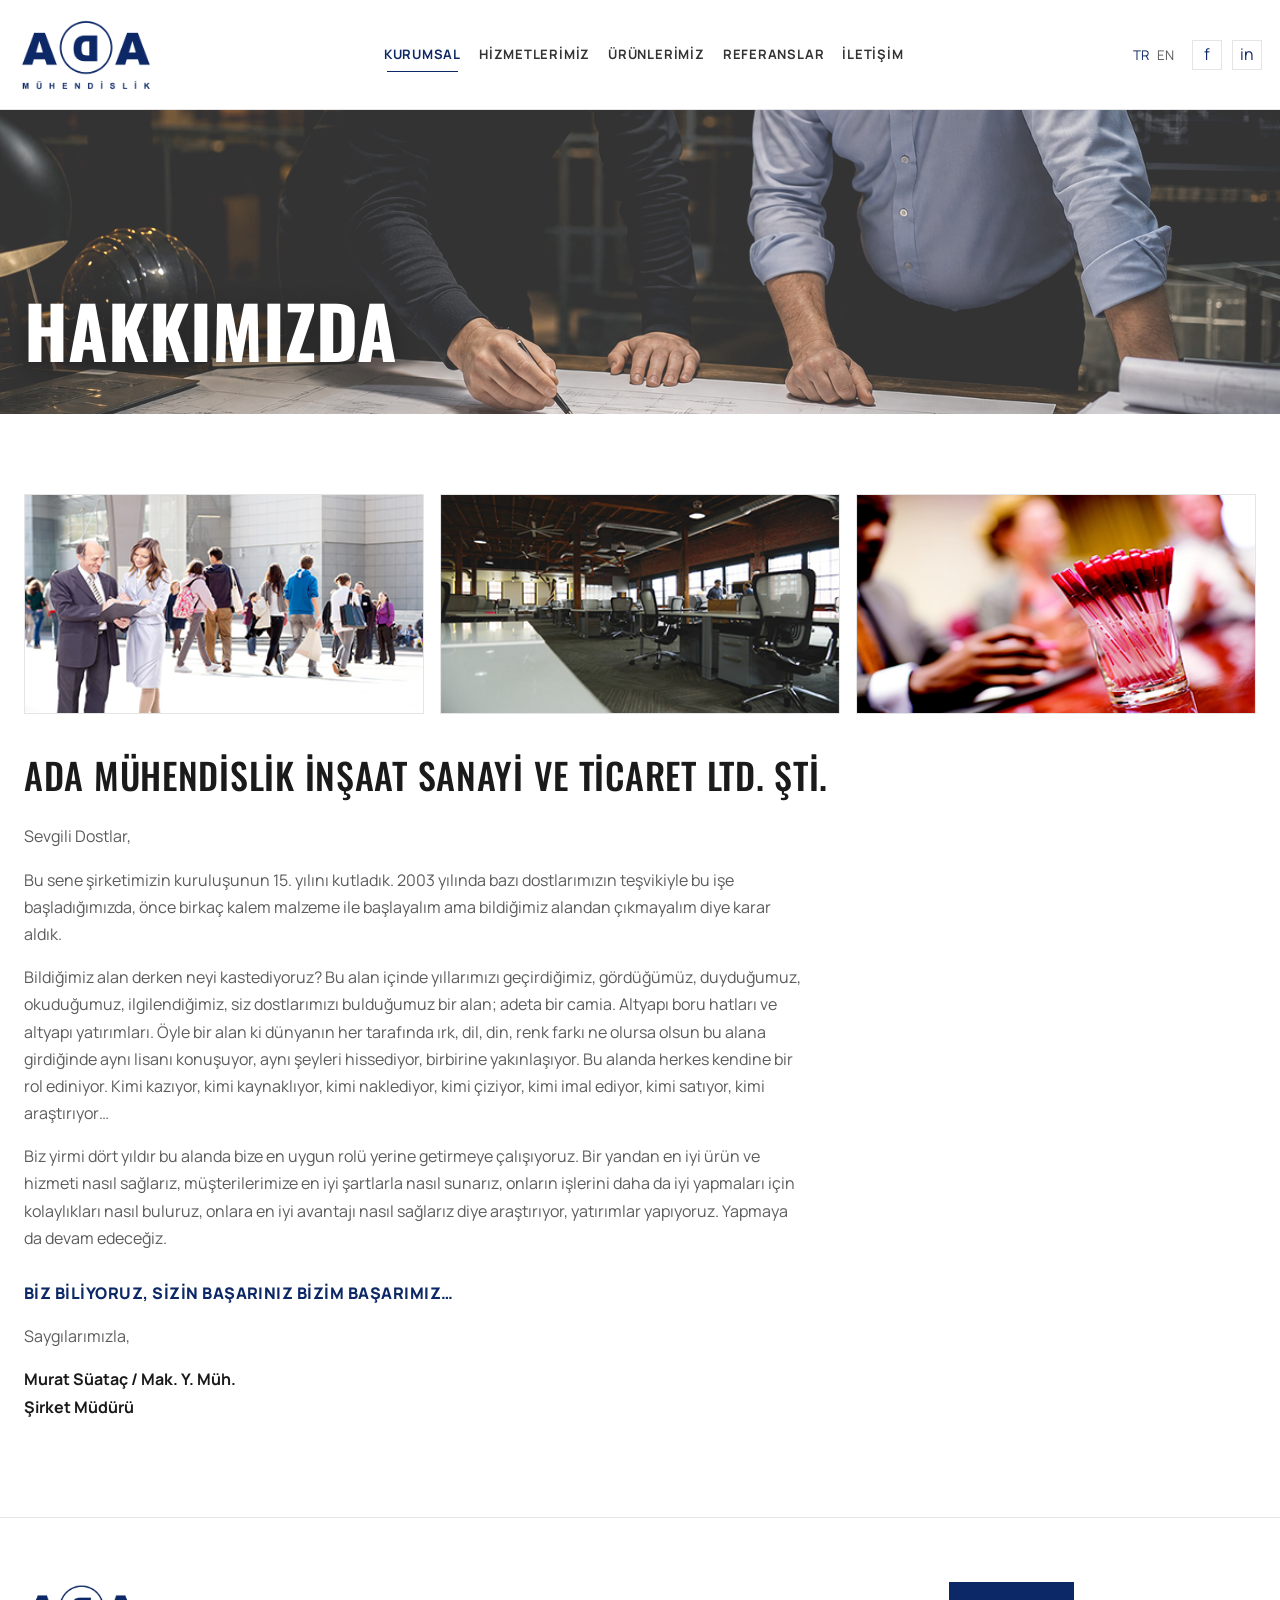
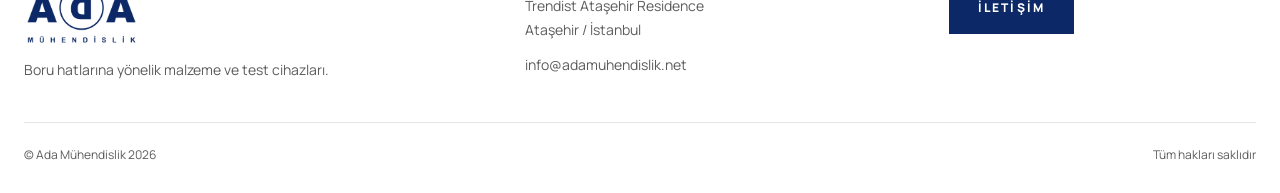
<file: kurumsal.html>
<!DOCTYPE html>
<html lang="tr">
<head>
  <meta charset="UTF-8">
  <meta name="viewport" content="width=device-width, initial-scale=1.0">
  <title data-i18n="titleCorporate">Kurumsal | Ada Mühendislik</title>
  <meta name="description" content="Ada Mühendislik hakkında: boru hatları malzeme ve test cihazları tedarikinde kalite, güvenilirlik ve teknik hassasiyet.">
  <link rel="icon" href="images/favicon.svg" type="image/svg+xml">
  <link rel="preconnect" href="https://fonts.googleapis.com">
  <link rel="preconnect" href="https://fonts.gstatic.com" crossorigin>
  <link href="https://fonts.googleapis.com/css2?family=Manrope:wght@400;500;600;700;800&family=Oswald:wght@400;500;600;700&display=swap" rel="stylesheet">
  <link rel="stylesheet" href="css/style.css">
</head>
<body>
  <header class="site-header" id="header">
    <div class="header-inner">
      <a class="logo" href="index.html">
        <img src="images/logo.png" alt="Ada Mühendislik" class="logo-img">
      </a>
      <nav class="nav">
        <a class="active" href="kurumsal.html" data-i18n="navCorporate">Kurumsal</a>
        <a href="hizmetler.html" data-i18n="navServices">Hizmetlerimiz</a>
        <a href="urunler.html" data-i18n="navProducts">Ürünlerimiz</a>
        <a href="referanslar.html" data-i18n="navReferences">Referanslar</a>
        <a href="iletisim.html" data-i18n="navContact">İletişim</a>
      </nav>
      <div class="header-meta">
        <div class="lang"><button type="button" data-lang="tr" class="active">TR</button><button type="button" data-lang="en">EN</button></div>
        <div class="socials"><a href="#" aria-label="Facebook">f</a><a href="#" aria-label="LinkedIn">in</a></div>
        <button class="menu-toggle" id="menuToggle" data-i18n-aria="menuAria" aria-label="Menü">☰</button>
      </div>
    </div>
  </header>
  <div class="mobile-nav" id="mobileNav">
    <button class="close-menu" id="closeMenu">×</button>
    <a href="index.html" data-i18n="navHome">Ana Sayfa</a>
    <a href="kurumsal.html" data-i18n="navCorporate">Kurumsal</a>
    <a href="hizmetler.html" data-i18n="navServices">Hizmetlerimiz</a>
    <a href="urunler.html" data-i18n="navProducts">Ürünlerimiz</a>
    <a href="referanslar.html" data-i18n="navReferences">Referanslar</a>
    <a href="iletisim.html" data-i18n="navContact">İletişim</a>
  </div>

  <section class="page-hero">
    <img src="images/kurumsal-ekip.png" alt="Ada Mühendislik ekibi">
    <div class="container">
      <h1 data-i18n="aboutHero">Hakkımızda</h1>
    </div>
  </section>

  <section class="content-section">
    <div class="container">
      <div class="corp-photos">
        <img src="images/kurumsal/kur1.png" alt="Ada Mühendislik">
        <img src="images/kurumsal/kur2.png" alt="Ada Mühendislik">
        <img src="images/kurumsal/kur3.png" alt="Ada Mühendislik">
      </div>
      <h2 class="section-title corp-title" data-i18n="corpName">ADA MÜHENDİSLİK İNŞAAT SANAYİ VE TİCARET LTD. ŞTİ.</h2>
      <div class="corp-letter">
        <p data-i18n="corpGreet">Sevgili Dostlar,</p>
        <p data-i18n="corpP1">Bu sene şirketimizin kuruluşunun 15. yılını kutladık. 2003 yılında bazı dostlarımızın teşvikiyle bu işe başladığımızda, önce birkaç kalem malzeme ile başlayalım ama bildiğimiz alandan çıkmayalım diye karar aldık.</p>
        <p data-i18n="corpP2">Bildiğimiz alan derken neyi kastediyoruz? Bu alan içinde yıllarımızı geçirdiğimiz, gördüğümüz, duyduğumuz, okuduğumuz, ilgilendiğimiz, siz dostlarımızı bulduğumuz bir alan; adeta bir camia. Altyapı boru hatları ve altyapı yatırımları. Öyle bir alan ki dünyanın her tarafında ırk, dil, din, renk farkı ne olursa olsun bu alana girdiğinde aynı lisanı konuşuyor, aynı şeyleri hissediyor, birbirine yakınlaşıyor. Bu alanda herkes kendine bir rol ediniyor. Kimi kazıyor, kimi kaynaklıyor, kimi naklediyor, kimi çiziyor, kimi imal ediyor, kimi satıyor, kimi araştırıyor…</p>
        <p data-i18n="corpP3">Biz yirmi dört yıldır bu alanda bize en uygun rolü yerine getirmeye çalışıyoruz. Bir yandan en iyi ürün ve hizmeti nasıl sağlarız, müşterilerimize en iyi şartlarla nasıl sunarız, onların işlerini daha da iyi yapmaları için kolaylıkları nasıl buluruz, onlara en iyi avantajı nasıl sağlarız diye araştırıyor, yatırımlar yapıyoruz. Yapmaya da devam edeceğiz.</p>
        <p class="corp-motto" data-i18n="corpMotto">BİZ BİLİYORUZ, SİZİN BAŞARINIZ BİZİM BAŞARIMIZ…</p>
        <p data-i18n="corpClose">Saygılarımızla,</p>
        <p class="corp-sign" data-i18n="corpSign">Murat Süataç / Mak. Y. Müh.<br>Şirket Müdürü</p>
      </div>
    </div>
  </section>

  <footer class="site-footer">
    <div class="container footer-grid">
      <div class="footer-brand">
        <a class="logo" href="index.html"><img src="images/logo.png" alt="Ada Mühendislik" class="logo-img"></a>
        <p data-i18n="footerMaterials">Boru hatlarına yönelik malzeme ve test cihazları.</p>
      </div>
      <div class="footer-contact">
        <p>Trendist Ataşehir Residence<br>Ataşehir / İstanbul</p>
        <p><a href="mailto:info@adamuhendislik.net">info@adamuhendislik.net</a></p>
      </div>
      <div><a class="btn btn-solid" href="iletisim.html" data-i18n="btnContact">İletişim</a></div>
    </div>
    <div class="container footer-bottom"><span>© Ada Mühendislik 2026</span><span data-i18n="rights">Tüm hakları saklıdır</span></div>
  </footer>
  <script src="js/main.js"></script>
</body>
</html>
</file>
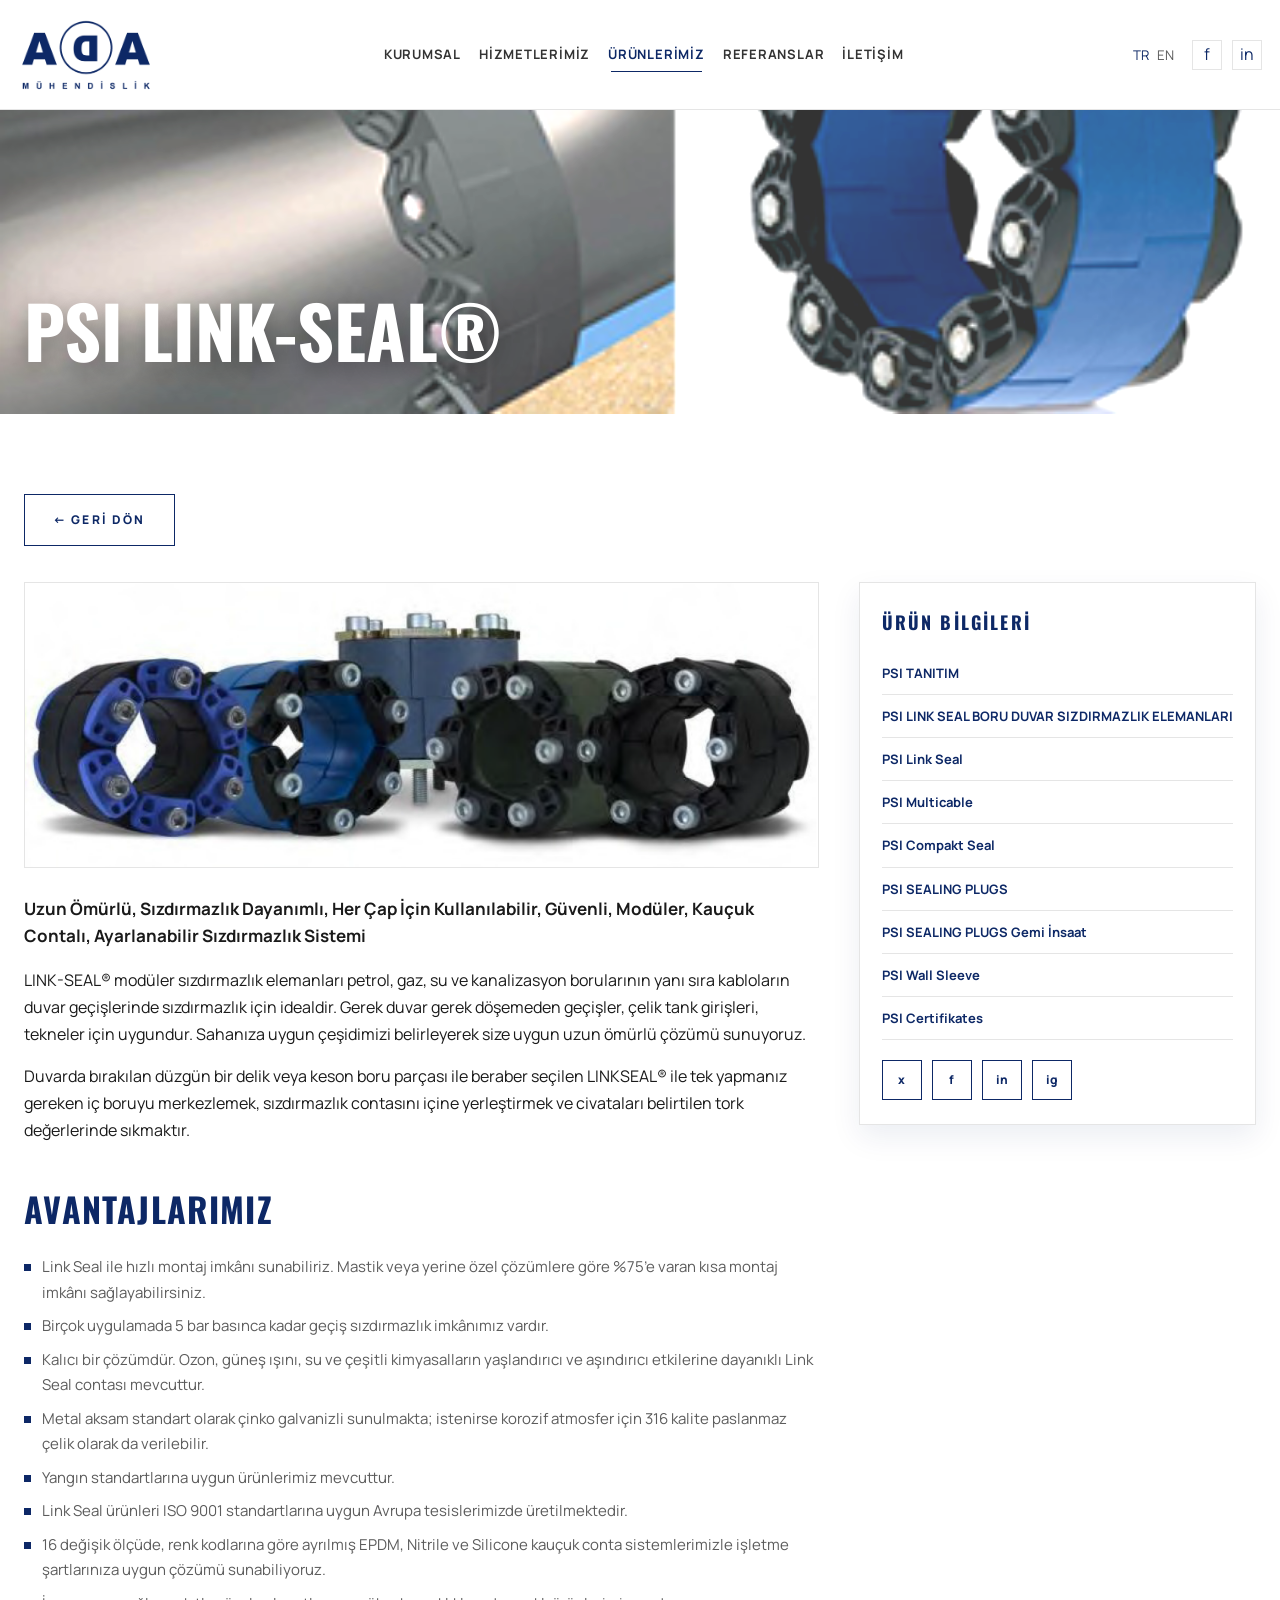
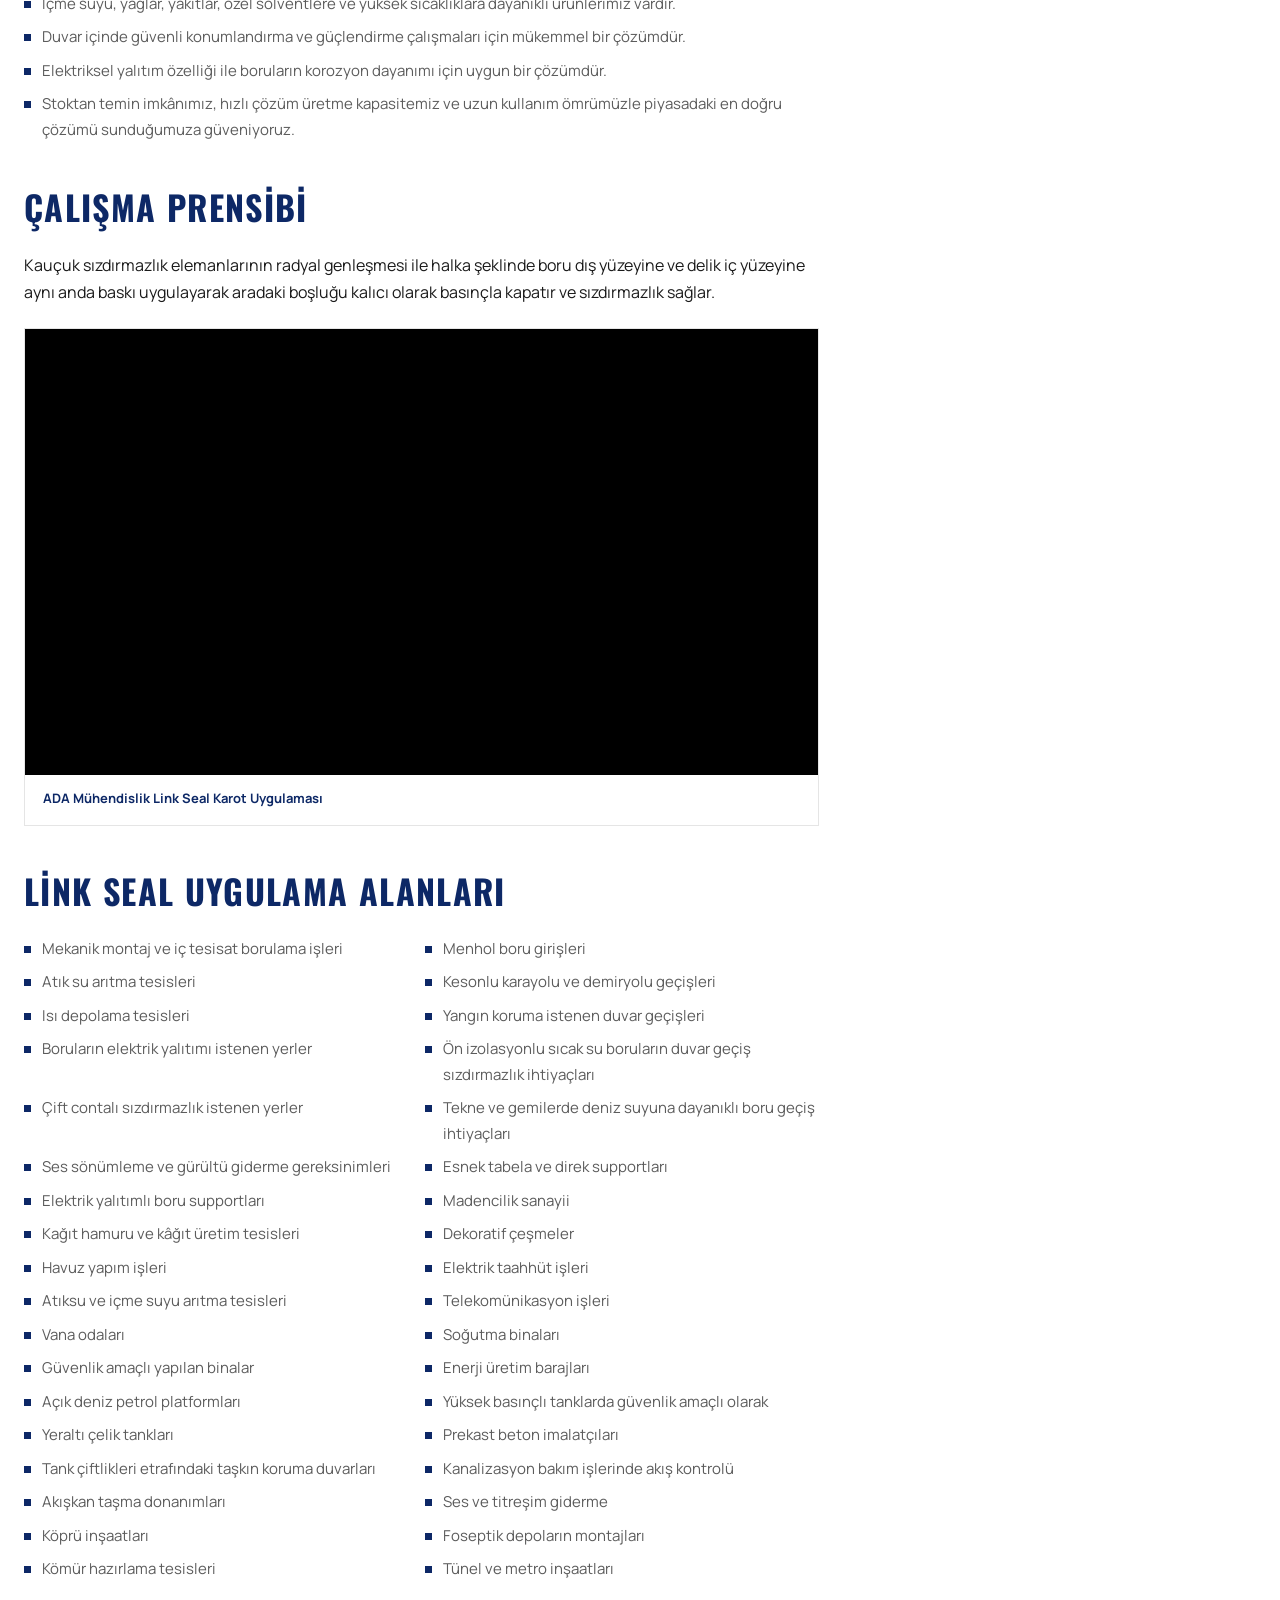
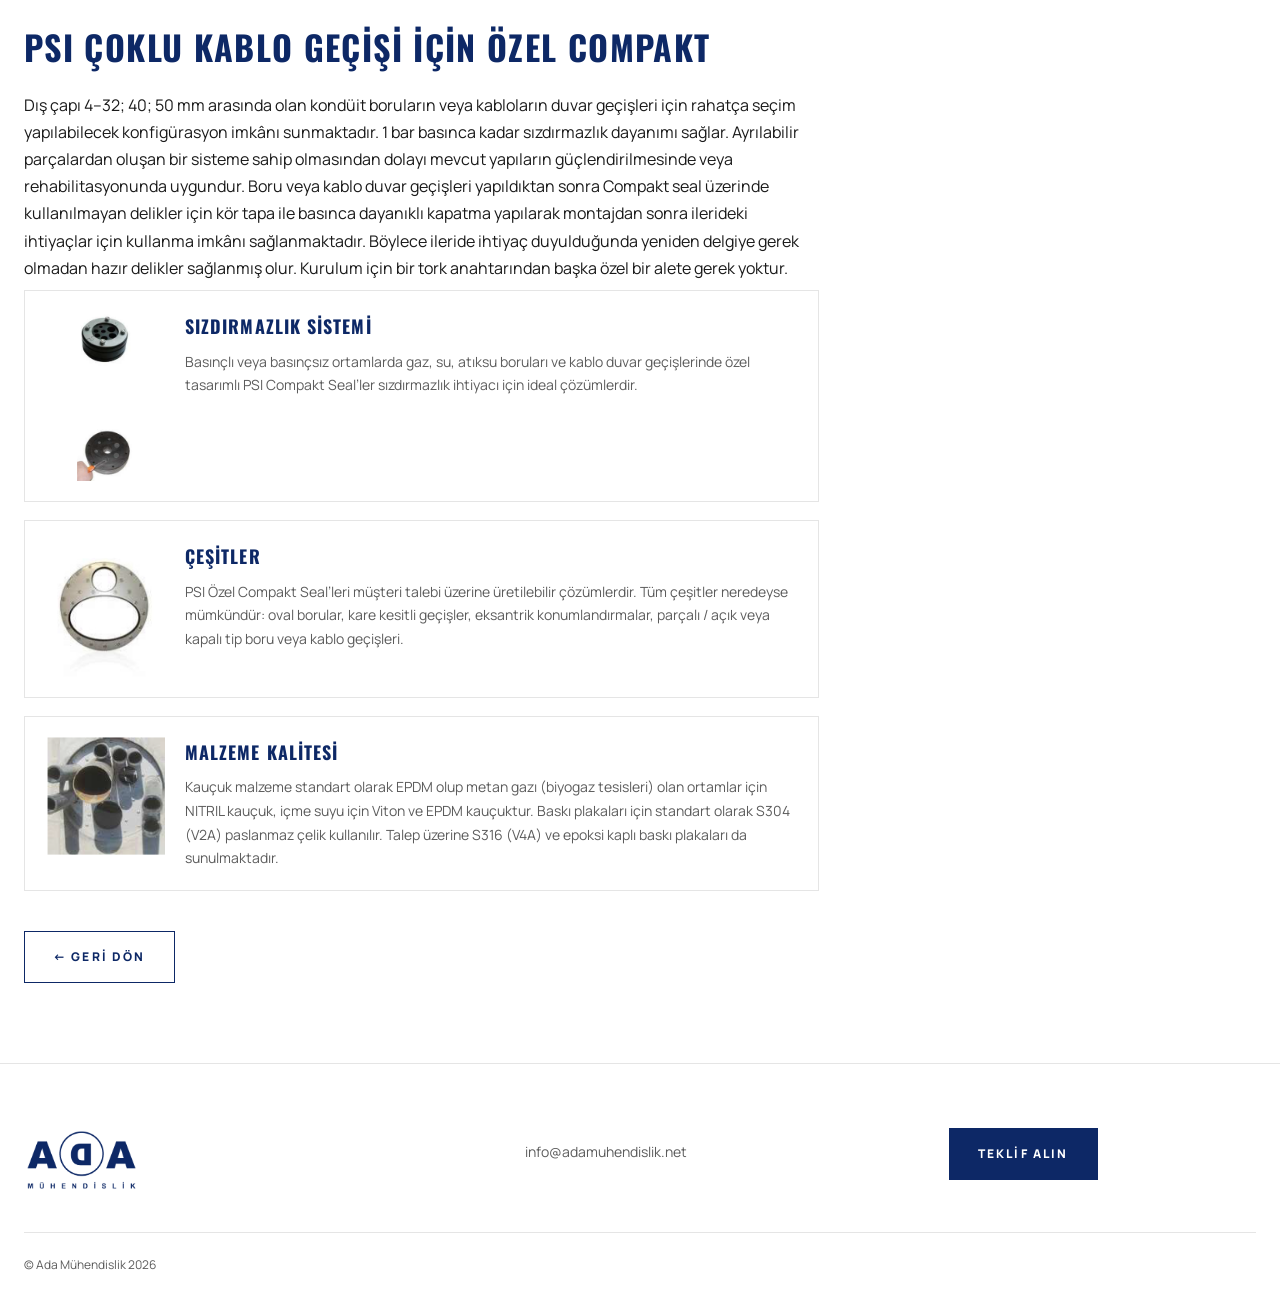
<file: link-seal.html>
<!DOCTYPE html>
<html lang="tr">
<head>
  <meta charset="UTF-8">
  <meta name="viewport" content="width=device-width, initial-scale=1.0">
  <title data-i18n="titleLinkSeal">PSI LINK-SEAL® | Ada Mühendislik</title>
  <meta name="description" content="PSI LINK-SEAL® modüler sızdırmazlık elemanları: boru ve kablo duvar geçişlerinde uzun ömürlü, ayarlanabilir sızdırmazlık sistemi.">
  <link rel="icon" href="images/favicon.svg" type="image/svg+xml">
  <link rel="preconnect" href="https://fonts.googleapis.com">
  <link rel="preconnect" href="https://fonts.gstatic.com" crossorigin>
  <link href="https://fonts.googleapis.com/css2?family=Manrope:wght@400;500;600;700;800&family=Oswald:wght@400;500;600;700&display=swap" rel="stylesheet">
  <link rel="stylesheet" href="css/style.css">
</head>
<body>
  <header class="site-header" id="header">
    <div class="header-inner">
      <a class="logo" href="index.html">
        <img src="images/logo.png" alt="Ada Mühendislik" class="logo-img">
      </a>
      <nav class="nav">
        <a href="kurumsal.html" data-i18n="navCorporate">Kurumsal</a>
        <a href="hizmetler.html" data-i18n="navServices">Hizmetlerimiz</a>
        <a class="active" href="urunler.html" data-i18n="navProducts">Ürünlerimiz</a>
        <a href="referanslar.html" data-i18n="navReferences">Referanslar</a>
        <a href="iletisim.html" data-i18n="navContact">İletişim</a>
      </nav>
      <div class="header-meta">
        <div class="lang"><button type="button" data-lang="tr" class="active">TR</button><button type="button" data-lang="en">EN</button></div>
        <div class="socials"><a href="#" aria-label="Facebook">f</a><a href="#" aria-label="LinkedIn">in</a></div>
        <button class="menu-toggle" id="menuToggle" data-i18n-aria="menuAria" aria-label="Menü">☰</button>
      </div>
    </div>
  </header>
  <div class="mobile-nav" id="mobileNav">
    <button class="close-menu" id="closeMenu">×</button>
    <a href="index.html" data-i18n="navHome">Ana Sayfa</a>
    <a href="kurumsal.html" data-i18n="navCorporate">Kurumsal</a>
    <a href="hizmetler.html" data-i18n="navServices">Hizmetlerimiz</a>
    <a href="urunler.html" data-i18n="navProducts">Ürünlerimiz</a>
    <a href="referanslar.html" data-i18n="navReferences">Referanslar</a>
    <a href="iletisim.html" data-i18n="navContact">İletişim</a>
  </div>

  <section class="page-hero">
    <img src="images/urunler/dvrg.png" alt="PSI LINK-SEAL boru duvar geçişi">
    <div class="container">
      <h1>PSI LINK-SEAL®</h1>
    </div>
  </section>

  <section class="content-section">
    <div class="container">
      <a class="btn btn-back" href="urunler.html" data-i18n="btnBack">← Geri dön</a>

      <div class="product-detail-layout">
        <div class="product-detail-main">
          <img class="product-banner" src="images/linkseal/psi.png" alt="PSI LINK-SEAL ürün görseli">

          <p class="product-kicker" data-i18n="lsKicker">Uzun Ömürlü, Sızdırmazlık Dayanımlı, Her Çap İçin Kullanılabilir, Güvenli, Modüler, Kauçuk Contalı, Ayarlanabilir Sızdırmazlık Sistemi</p>

          <p data-i18n="lsP1">LINK-SEAL® modüler sızdırmazlık elemanları petrol, gaz, su ve kanalizasyon borularının yanı sıra kabloların duvar geçişlerinde sızdırmazlık için idealdir. Gerek duvar gerek döşemeden geçişler, çelik tank girişleri, tekneler için uygundur. Sahanıza uygun çeşidimizi belirleyerek size uygun uzun ömürlü çözümü sunuyoruz.</p>
          <p data-i18n="lsP2">Duvarda bırakılan düzgün bir delik veya keson boru parçası ile beraber seçilen LINKSEAL® ile tek yapmanız gereken iç boruyu merkezlemek, sızdırmazlık contasını içine yerleştirmek ve civataları belirtilen tork değerlerinde sıkmaktır.</p>

          <h2 data-i18n="lsAdv">Avantajlarımız</h2>
          <ul class="info-list">
            <li data-i18n="lsA1">Link Seal ile hızlı montaj imkânı sunabiliriz. Mastik veya yerine özel çözümlere göre %75’e varan kısa montaj imkânı sağlayabilirsiniz.</li>
            <li data-i18n="lsA2">Birçok uygulamada 5 bar basınca kadar geçiş sızdırmazlık imkânımız vardır.</li>
            <li data-i18n="lsA3">Kalıcı bir çözümdür. Ozon, güneş ışını, su ve çeşitli kimyasalların yaşlandırıcı ve aşındırıcı etkilerine dayanıklı Link Seal contası mevcuttur.</li>
            <li data-i18n="lsA4">Metal aksam standart olarak çinko galvanizli sunulmakta; istenirse korozif atmosfer için 316 kalite paslanmaz çelik olarak da verilebilir.</li>
            <li data-i18n="lsA5">Yangın standartlarına uygun ürünlerimiz mevcuttur.</li>
            <li data-i18n="lsA6">Link Seal ürünleri ISO 9001 standartlarına uygun Avrupa tesislerimizde üretilmektedir.</li>
            <li data-i18n="lsA7">16 değişik ölçüde, renk kodlarına göre ayrılmış EPDM, Nitrile ve Silicone kauçuk conta sistemlerimizle işletme şartlarınıza uygun çözümü sunabiliyoruz.</li>
            <li data-i18n="lsA8">İçme suyu, yağlar, yakıtlar, özel solventlere ve yüksek sıcaklıklara dayanıklı ürünlerimiz vardır.</li>
            <li data-i18n="lsA9">Duvar içinde güvenli konumlandırma ve güçlendirme çalışmaları için mükemmel bir çözümdür.</li>
            <li data-i18n="lsA10">Elektriksel yalıtım özelliği ile boruların korozyon dayanımı için uygun bir çözümdür.</li>
            <li data-i18n="lsA11">Stoktan temin imkânımız, hızlı çözüm üretme kapasitemiz ve uzun kullanım ömrümüzle piyasadaki en doğru çözümü sunduğumuza güveniyoruz.</li>
          </ul>

          <h2 data-i18n="lsPrinciple">Çalışma Prensibi</h2>
          <p data-i18n="lsPrincipleText">Kauçuk sızdırmazlık elemanlarının radyal genleşmesi ile halka şeklinde boru dış yüzeyine ve delik iç yüzeyine aynı anda baskı uygulayarak aradaki boşluğu kalıcı olarak basınçla kapatır ve sızdırmazlık sağlar.</p>
          <div class="product-video product-video-page">
            <div class="video-embed">
              <iframe src="https://www.youtube.com/embed/_vzVS0Q8DHI" title="ADA Mühendislik Link Seal Karot Uygulaması" allow="accelerometer; autoplay; clipboard-write; encrypted-media; gyroscope; picture-in-picture" allowfullscreen loading="lazy"></iframe>
            </div>
            <p data-i18n="vCore">ADA Mühendislik Link Seal Karot Uygulaması</p>
          </div>

          <h2 data-i18n="lsApps">Link Seal Uygulama Alanları</h2>
          <ul class="app-list">
            <li data-i18n-app>Mekanik montaj ve iç tesisat borulama işleri</li>
            <li data-i18n-app>Menhol boru girişleri</li>
            <li data-i18n-app>Atık su arıtma tesisleri</li>
            <li data-i18n-app>Kesonlu karayolu ve demiryolu geçişleri</li>
            <li data-i18n-app>Isı depolama tesisleri</li>
            <li data-i18n-app>Yangın koruma istenen duvar geçişleri</li>
            <li data-i18n-app>Boruların elektrik yalıtımı istenen yerler</li>
            <li data-i18n-app>Ön izolasyonlu sıcak su boruların duvar geçiş sızdırmazlık ihtiyaçları</li>
            <li data-i18n-app>Çift contalı sızdırmazlık istenen yerler</li>
            <li data-i18n-app>Tekne ve gemilerde deniz suyuna dayanıklı boru geçiş ihtiyaçları</li>
            <li data-i18n-app>Ses sönümleme ve gürültü giderme gereksinimleri</li>
            <li data-i18n-app>Esnek tabela ve direk supportları</li>
            <li data-i18n-app>Elektrik yalıtımlı boru supportları</li>
            <li data-i18n-app>Madencilik sanayii</li>
            <li data-i18n-app>Kağıt hamuru ve kâğıt üretim tesisleri</li>
            <li data-i18n-app>Dekoratif çeşmeler</li>
            <li data-i18n-app>Havuz yapım işleri</li>
            <li data-i18n-app>Elektrik taahhüt işleri</li>
            <li data-i18n-app>Atıksu ve içme suyu arıtma tesisleri</li>
            <li data-i18n-app>Telekomünikasyon işleri</li>
            <li data-i18n-app>Vana odaları</li>
            <li data-i18n-app>Soğutma binaları</li>
            <li data-i18n-app>Güvenlik amaçlı yapılan binalar</li>
            <li data-i18n-app>Enerji üretim barajları</li>
            <li data-i18n-app>Açık deniz petrol platformları</li>
            <li data-i18n-app>Yüksek basınçlı tanklarda güvenlik amaçlı olarak</li>
            <li data-i18n-app>Yeraltı çelik tankları</li>
            <li data-i18n-app>Prekast beton imalatçıları</li>
            <li data-i18n-app>Tank çiftlikleri etrafındaki taşkın koruma duvarları</li>
            <li data-i18n-app>Kanalizasyon bakım işlerinde akış kontrolü</li>
            <li data-i18n-app>Akışkan taşma donanımları</li>
            <li data-i18n-app>Ses ve titreşim giderme</li>
            <li data-i18n-app>Köprü inşaatları</li>
            <li data-i18n-app>Foseptik depoların montajları</li>
            <li data-i18n-app>Kömür hazırlama tesisleri</li>
            <li data-i18n-app>Tünel ve metro inşaatları</li>
          </ul>

          <h2 data-i18n="lsCompact">PSI Çoklu Kablo Geçişi için Özel Compakt</h2>
          <p data-i18n="lsCompactText">Dış çapı 4–32; 40; 50 mm arasında olan kondüit boruların veya kabloların duvar geçişleri için rahatça seçim yapılabilecek konfigürasyon imkânı sunmaktadır. 1 bar basınca kadar sızdırmazlık dayanımı sağlar. Ayrılabilir parçalardan oluşan bir sisteme sahip olmasından dolayı mevcut yapıların güçlendirilmesinde veya rehabilitasyonunda uygundur. Boru veya kablo duvar geçişleri yapıldıktan sonra Compakt seal üzerinde kullanılmayan delikler için kör tapa ile basınca dayanıklı kapatma yapılarak montajdan sonra ilerideki ihtiyaçlar için kullanma imkânı sağlanmaktadır. Böylece ileride ihtiyaç duyulduğunda yeniden delgiye gerek olmadan hazır delikler sağlanmış olur. Kurulum için bir tork anahtarından başka özel bir alete gerek yoktur.</p>

          <div class="compact-grid">
            <article class="compact-card">
              <img src="images/linkseal/psi1.png" alt="PSI Compakt Seal sızdırmazlık sistemi">
              <div>
                <h3 data-i18n="lsSealSys">Sızdırmazlık Sistemi</h3>
                <p data-i18n="lsSealSysText">Basınçlı veya basınçsız ortamlarda gaz, su, atıksu boruları ve kablo duvar geçişlerinde özel tasarımlı PSI Compakt Seal’ler sızdırmazlık ihtiyacı için ideal çözümlerdir.</p>
              </div>
            </article>
            <article class="compact-card">
              <img src="images/linkseal/psi3.png" alt="PSI Compakt Seal çeşitleri">
              <div>
                <h3 data-i18n="lsTypes">Çeşitler</h3>
                <p data-i18n="lsTypesText">PSI Özel Compakt Seal’leri müşteri talebi üzerine üretilebilir çözümlerdir. Tüm çeşitler neredeyse mümkündür: oval borular, kare kesitli geçişler, eksantrik konumlandırmalar, parçalı / açık veya kapalı tip boru veya kablo geçişleri.</p>
              </div>
            </article>
            <article class="compact-card">
              <img src="images/linkseal/psi4.png" alt="PSI Compakt Seal malzeme kalitesi">
              <div>
                <h3 data-i18n="lsMat">Malzeme Kalitesi</h3>
                <p data-i18n="lsMatText">Kauçuk malzeme standart olarak EPDM olup metan gazı (biyogaz tesisleri) olan ortamlar için NITRIL kauçuk, içme suyu için Viton ve EPDM kauçuktur. Baskı plakaları için standart olarak S304 (V2A) paslanmaz çelik kullanılır. Talep üzerine S316 (V4A) ve epoksi kaplı baskı plakaları da sunulmaktadır.</p>
              </div>
            </article>
          </div>
        </div>

        <aside class="product-docs">
          <h3 data-i18n="docsTitle">Ürün Bilgileri</h3>
          <ul>
            <li><a href="dokumanlar/link1.pdf" target="_blank" rel="noopener">PSI TANITIM</a></li>
            <li><a href="dokumanlar/link2.pdf" target="_blank" rel="noopener">PSI LINK SEAL BORU DUVAR SIZDIRMAZLIK ELEMANLARI</a></li>
            <li><a href="dokumanlar/link3.pdf" target="_blank" rel="noopener">PSI Link Seal</a></li>
            <li><a href="dokumanlar/link4.pdf" target="_blank" rel="noopener">PSI Multicable</a></li>
            <li><a href="dokumanlar/link5.pdf" target="_blank" rel="noopener">PSI Compakt Seal</a></li>
            <li><a href="dokumanlar/link6.pdf" target="_blank" rel="noopener">PSI SEALING PLUGS</a></li>
            <li><a href="dokumanlar/link7.pdf" target="_blank" rel="noopener">PSI SEALING PLUGS Gemi İnsaat</a></li>
            <li><a href="dokumanlar/link8.pdf" target="_blank" rel="noopener">PSI Wall Sleeve</a></li>
            <li><a href="dokumanlar/link9.pdf" target="_blank" rel="noopener">PSI Certifikates</a></li>
          </ul>
          <div class="product-docs-social">
            <a href="https://twitter.com/linksealturkey" target="_blank" rel="noopener" aria-label="Twitter">X</a>
            <a href="https://www.facebook.com/linkseal.modularseal.1" target="_blank" rel="noopener" aria-label="Facebook">f</a>
            <a href="https://www.linkedin.com/company/adamuhendislik" target="_blank" rel="noopener" aria-label="LinkedIn">in</a>
            <a href="https://www.instagram.com/linksealturkey/" target="_blank" rel="noopener" aria-label="Instagram">ig</a>
          </div>
        </aside>
      </div>

      <a class="btn btn-back" href="urunler.html" data-i18n="btnBack">← Geri dön</a>
    </div>
  </section>

  <footer class="site-footer">
    <div class="container footer-grid">
      <div class="footer-brand"><a class="logo" href="index.html"><img src="images/logo.png" alt="Ada Mühendislik" class="logo-img"></a></div>
      <div class="footer-contact"><p>info@adamuhendislik.net</p></div>
      <div><a class="btn btn-solid" href="iletisim.html" data-i18n="btnQuote">Teklif Alın</a></div>
    </div>
    <div class="container footer-bottom"><span>© Ada Mühendislik 2026</span></div>
  </footer>
  <script src="js/main.js"></script>
</body>
</html>
</file>
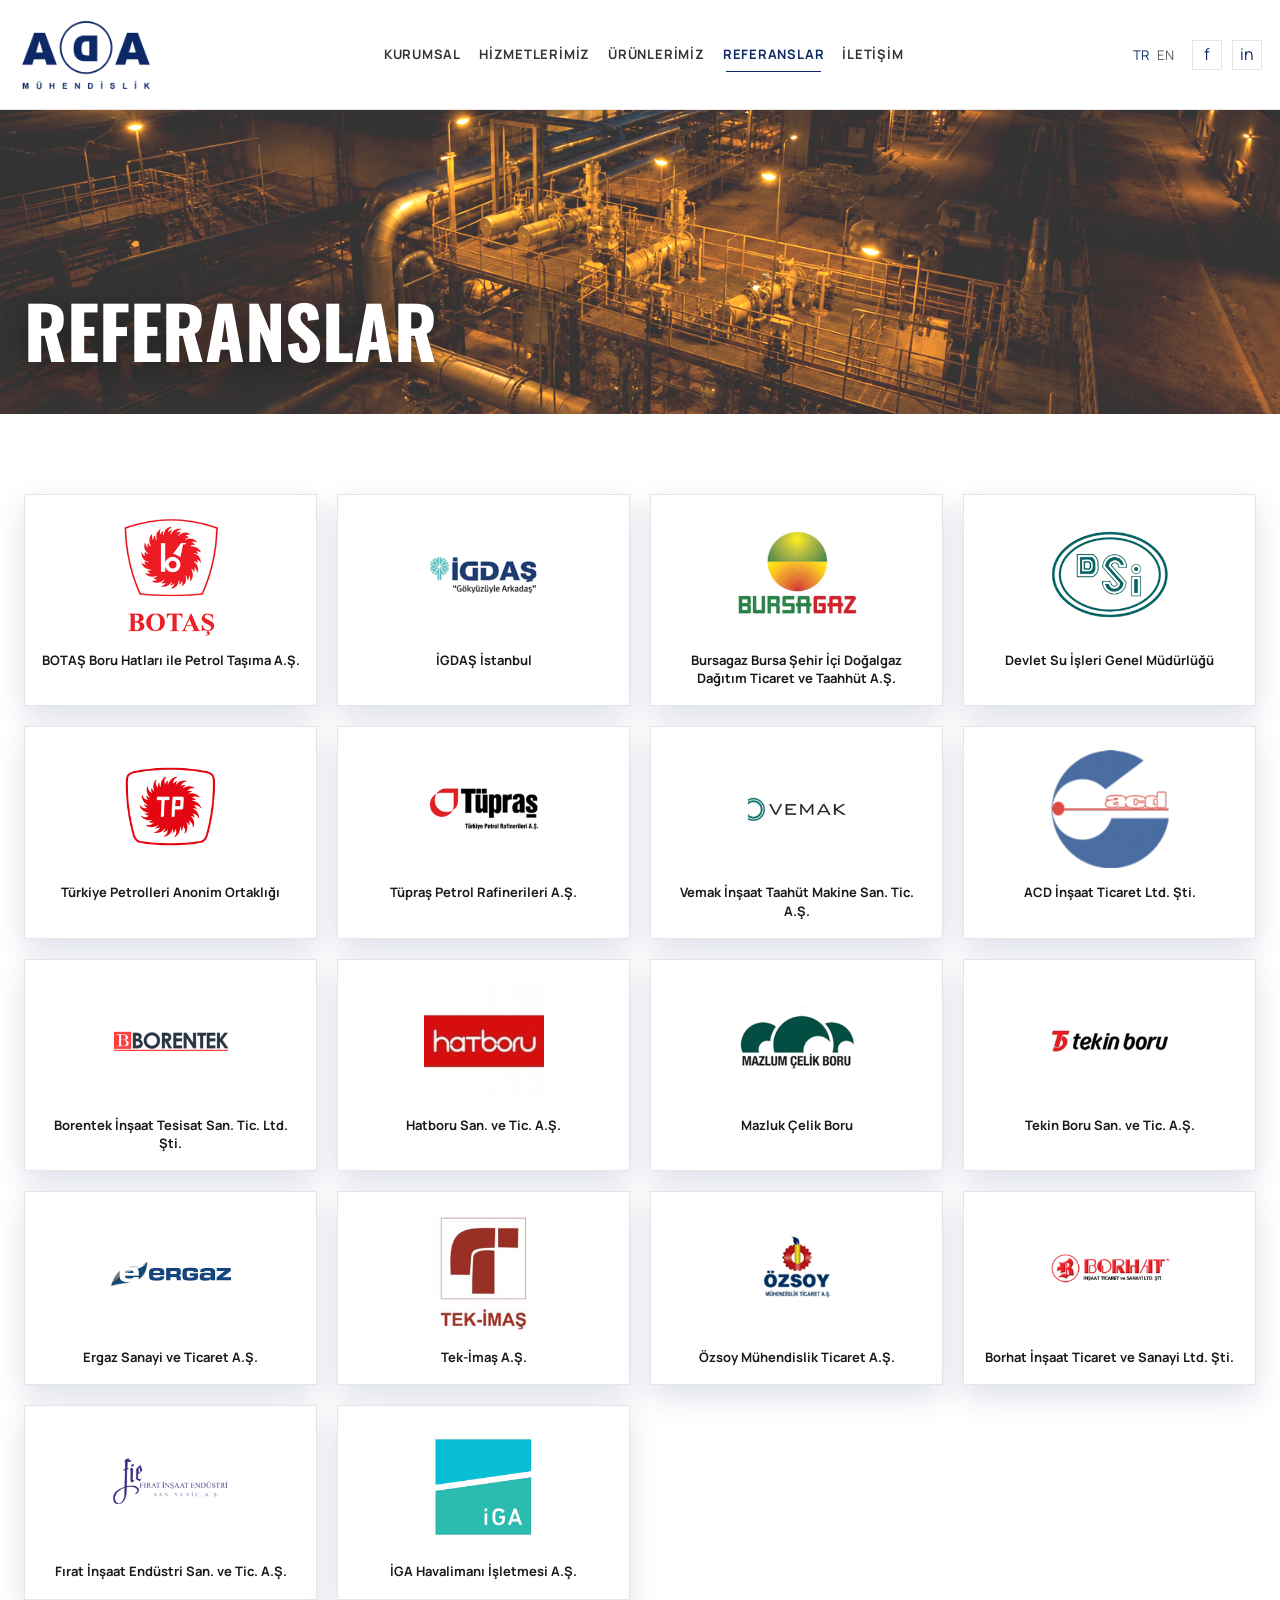
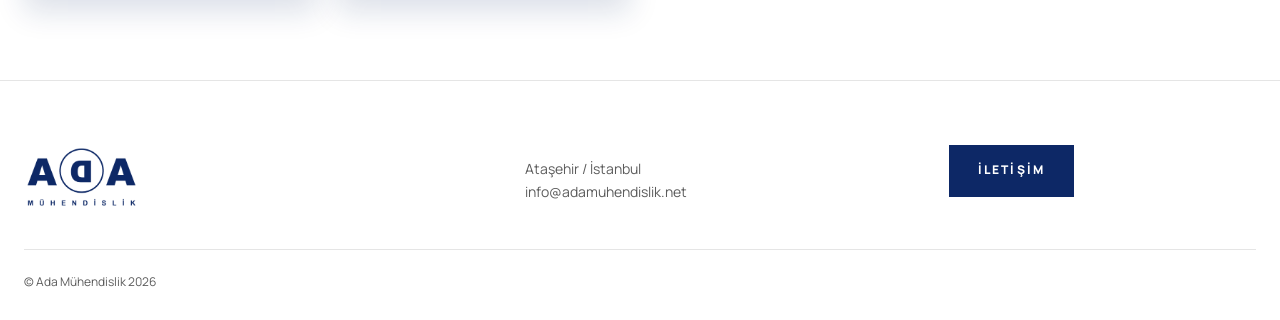
<file: referanslar.html>
<!DOCTYPE html>
<html lang="tr">
<head>
  <meta charset="UTF-8">
  <meta name="viewport" content="width=device-width, initial-scale=1.0">
  <title data-i18n="titleReferences">Referanslar | Ada Mühendislik</title>
  <meta name="description" content="Ada Mühendislik referansları: BOTAŞ, İGDAŞ, BURSAGAZ, DSİ, TPAO, TÜPRAŞ, İGA ve diğer iş ortaklarımız.">
  <link rel="icon" href="images/favicon.svg" type="image/svg+xml">
  <link rel="preconnect" href="https://fonts.googleapis.com">
  <link rel="preconnect" href="https://fonts.gstatic.com" crossorigin>
  <link href="https://fonts.googleapis.com/css2?family=Manrope:wght@400;500;600;700;800&family=Oswald:wght@400;500;600;700&display=swap" rel="stylesheet">
  <link rel="stylesheet" href="css/style.css">
</head>
<body>
  <header class="site-header" id="header">
    <div class="header-inner">
      <a class="logo" href="index.html">
        <img src="images/logo.png" alt="Ada Mühendislik" class="logo-img">
      </a>
      <nav class="nav">
        <a href="kurumsal.html" data-i18n="navCorporate">Kurumsal</a>
        <a href="hizmetler.html" data-i18n="navServices">Hizmetlerimiz</a>
        <a href="urunler.html" data-i18n="navProducts">Ürünlerimiz</a>
        <a class="active" href="referanslar.html" data-i18n="navReferences">Referanslar</a>
        <a href="iletisim.html" data-i18n="navContact">İletişim</a>
      </nav>
      <div class="header-meta">
        <div class="lang"><button type="button" data-lang="tr" class="active">TR</button><button type="button" data-lang="en">EN</button></div>
        <div class="socials"><a href="#" aria-label="Facebook">f</a><a href="#" aria-label="LinkedIn">in</a></div>
        <button class="menu-toggle" id="menuToggle" data-i18n-aria="menuAria" aria-label="Menü">☰</button>
      </div>
    </div>
  </header>
  <div class="mobile-nav" id="mobileNav">
    <button class="close-menu" id="closeMenu">×</button>
    <a href="index.html" data-i18n="navHome">Ana Sayfa</a>
    <a href="kurumsal.html" data-i18n="navCorporate">Kurumsal</a>
    <a href="hizmetler.html" data-i18n="navServices">Hizmetlerimiz</a>
    <a href="urunler.html" data-i18n="navProducts">Ürünlerimiz</a>
    <a href="referanslar.html" data-i18n="navReferences">Referanslar</a>
    <a href="iletisim.html" data-i18n="navContact">İletişim</a>
  </div>

  <section class="page-hero">
    <img src="images/proje-rms.png" alt="Referanslar">
    <div class="container">
      <h1 data-i18n="referencesTitle">Referanslar</h1>
    </div>
  </section>

  <section class="content-section">
    <div class="container">
      <div class="ref-grid">
        <article class="ref-card">
          <img src="images/referanslar/botas.jpg" alt="BOTAŞ">
          <h3>BOTAŞ Boru Hatları ile Petrol Taşıma A.Ş.</h3>
        </article>
        <article class="ref-card">
          <img src="images/referanslar/igdas.jpg" alt="İGDAŞ">
          <h3>İGDAŞ İstanbul</h3>
        </article>
        <article class="ref-card">
          <img src="images/referanslar/bursagaz.jpg" alt="Bursagaz">
          <h3>Bursagaz Bursa Şehir İçi Doğalgaz Dağıtım Ticaret ve Taahhüt A.Ş.</h3>
        </article>
        <article class="ref-card">
          <img src="images/referanslar/dsi.jpg" alt="DSİ">
          <h3>Devlet Su İşleri Genel Müdürlüğü</h3>
        </article>
        <article class="ref-card">
          <img src="images/referanslar/tpao.jpg" alt="TPAO">
          <h3>Türkiye Petrolleri Anonim Ortaklığı</h3>
        </article>
        <article class="ref-card">
          <img src="images/referanslar/tupras.jpg" alt="Tüpraş">
          <h3>Tüpraş Petrol Rafinerileri A.Ş.</h3>
        </article>
        <article class="ref-card">
          <img src="images/referanslar/vemak.jpg" alt="Vemak">
          <h3>Vemak İnşaat Taahüt Makine San. Tic. A.Ş.</h3>
        </article>
        <article class="ref-card">
          <img src="images/referanslar/acd_insaat.jpg" alt="ACD İnşaat">
          <h3>ACD İnşaat Ticaret Ltd. Şti.</h3>
        </article>
        <article class="ref-card">
          <img src="images/referanslar/borentek.jpg" alt="Borentek">
          <h3>Borentek İnşaat Tesisat San. Tic. Ltd. Şti.</h3>
        </article>
        <article class="ref-card">
          <img src="images/referanslar/hatboru.jpg" alt="Hatboru">
          <h3>Hatboru San. ve Tic. A.Ş.</h3>
        </article>
        <article class="ref-card">
          <img src="images/referanslar/mazlum.jpg" alt="Mazluk Çelik Boru">
          <h3>Mazluk Çelik Boru</h3>
        </article>
        <article class="ref-card">
          <img src="images/referanslar/tekin.jpg" alt="Tekin Boru">
          <h3>Tekin Boru San. ve Tic. A.Ş.</h3>
        </article>
        <article class="ref-card">
          <img src="images/referanslar/ergaz.jpg" alt="Ergaz">
          <h3>Ergaz Sanayi ve Ticaret A.Ş.</h3>
        </article>
        <article class="ref-card">
          <img src="images/referanslar/tekimas.jpg" alt="Tek-İmaş">
          <h3>Tek-İmaş A.Ş.</h3>
        </article>
        <article class="ref-card">
          <img src="images/referanslar/ozsoy_muhendislik.jpg" alt="Özsoy Mühendislik">
          <h3>Özsoy Mühendislik Ticaret A.Ş.</h3>
        </article>
        <article class="ref-card">
          <img src="images/referanslar/borhat.jpg" alt="Borhat">
          <h3>Borhat İnşaat Ticaret ve Sanayi Ltd. Şti.</h3>
        </article>
        <article class="ref-card">
          <img src="images/referanslar/fie.jpg" alt="Fırat İnşaat">
          <h3>Fırat İnşaat Endüstri San. ve Tic. A.Ş.</h3>
        </article>
        <article class="ref-card">
          <img src="images/referanslar/iga.jpg" alt="İGA">
          <h3>İGA Havalimanı İşletmesi A.Ş.</h3>
        </article>
      </div>
    </div>
  </section>

  <footer class="site-footer">
    <div class="container footer-grid">
      <div class="footer-brand"><a class="logo" href="index.html"><img src="images/logo.png" alt="Ada Mühendislik" class="logo-img"></a></div>
      <div class="footer-contact"><p>Ataşehir / İstanbul<br>info@adamuhendislik.net</p></div>
      <div><a class="btn btn-solid" href="iletisim.html" data-i18n="btnContact">İletişim</a></div>
    </div>
    <div class="container footer-bottom"><span>© Ada Mühendislik 2026</span></div>
  </footer>
  <script src="js/main.js"></script>
</body>
</html>
</file>
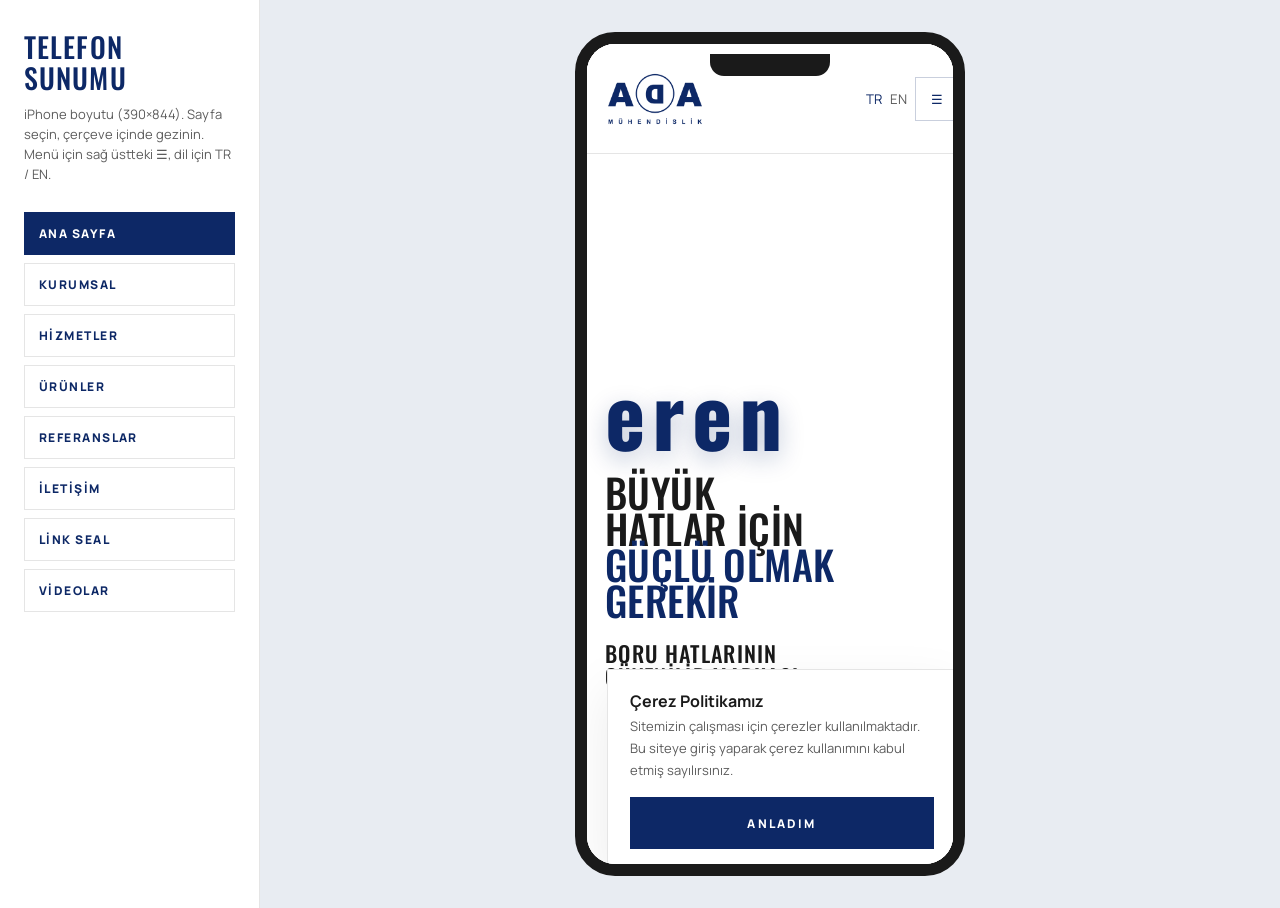
<file: telefon.html>
<!DOCTYPE html>
<html lang="tr">
<head>
  <meta charset="UTF-8">
  <meta name="viewport" content="width=device-width, initial-scale=1.0">
  <title>Telefon sunumu | Ada Mühendislik</title>
  <link rel="icon" href="images/favicon.svg" type="image/svg+xml">
  <link rel="preconnect" href="https://fonts.googleapis.com">
  <link rel="preconnect" href="https://fonts.gstatic.com" crossorigin>
  <link href="https://fonts.googleapis.com/css2?family=Manrope:wght@400;500;600;700;800&family=Oswald:wght@400;500;600;700&display=swap" rel="stylesheet">
  <style>
    :root {
      --navy: #0d2866;
      --muted: #5c5c5c;
      --line: rgba(0, 0, 0, 0.1);
    }
    * { box-sizing: border-box; margin: 0; padding: 0; }
    body {
      min-height: 100vh;
      font-family: Manrope, sans-serif;
      background: #e8ecf2;
      color: #1a1a1a;
      display: grid;
      grid-template-columns: 260px 1fr;
    }
    aside {
      padding: 32px 24px;
      background: #ffffff;
      border-right: 1px solid var(--line);
    }
    h1 {
      font-family: Oswald, sans-serif;
      font-size: 28px;
      font-weight: 500;
      letter-spacing: 0.04em;
      text-transform: uppercase;
      color: var(--navy);
      line-height: 1.1;
      margin-bottom: 10px;
    }
    .note {
      font-size: 13px;
      color: var(--muted);
      line-height: 1.55;
      margin-bottom: 28px;
    }
    nav { display: flex; flex-direction: column; gap: 8px; }
    nav button {
      text-align: left;
      padding: 12px 14px;
      border: 1px solid var(--line);
      background: #ffffff;
      color: var(--navy);
      font-family: inherit;
      font-size: 12px;
      font-weight: 800;
      letter-spacing: 0.12em;
      text-transform: uppercase;
      cursor: pointer;
    }
    nav button.active {
      background: var(--navy);
      color: #ffffff;
      border-color: var(--navy);
    }
    .stage {
      display: grid;
      place-items: center;
      padding: 32px 16px;
    }
    .phone {
      width: 390px;
      height: 844px;
      border: 12px solid #1a1a1a;
      border-radius: 40px;
      overflow: hidden;
      background: #ffffff;
      position: relative;
    }
    .phone::before {
      content: "";
      position: absolute;
      top: 10px;
      left: 50%;
      transform: translateX(-50%);
      width: 120px;
      height: 22px;
      background: #1a1a1a;
      border-radius: 0 0 14px 14px;
      z-index: 2;
    }
    iframe {
      width: 390px;
      height: 844px;
      border: 0;
      background: #ffffff;
    }
    @media (max-width: 760px) {
      body { grid-template-columns: 1fr; }
      aside { border-right: 0; border-bottom: 1px solid var(--line); }
      .phone, iframe { width: min(390px, 100%); height: 70vh; }
    }
  </style>
</head>
<body>
  <aside>
    <h1>Telefon<br>sunumu</h1>
    <p class="note">iPhone boyutu (390×844). Sayfa seçin, çerçeve içinde gezinin. Menü için sağ üstteki ☰, dil için TR / EN.</p>
    <nav id="pages">
      <button type="button" data-src="index.html" class="active">Ana sayfa</button>
      <button type="button" data-src="kurumsal.html">Kurumsal</button>
      <button type="button" data-src="hizmetler.html">Hizmetler</button>
      <button type="button" data-src="urunler.html">Ürünler</button>
      <button type="button" data-src="referanslar.html">Referanslar</button>
      <button type="button" data-src="iletisim.html">İletişim</button>
      <button type="button" data-src="link-seal.html">Link Seal</button>
      <button type="button" data-src="uygulama-videolari.html">Videolar</button>
    </nav>
  </aside>
  <div class="stage">
    <div class="phone">
      <iframe id="screen" src="index.html" title="Ada Mühendislik telefon görünümü"></iframe>
    </div>
  </div>
  <script>
    var frame = document.getElementById("screen");
    document.getElementById("pages").addEventListener("click", function (e) {
      var btn = e.target.closest("button[data-src]");
      if (!btn) return;
      document.querySelectorAll("#pages button").forEach(function (b) {
        b.classList.toggle("active", b === btn);
      });
      frame.src = btn.getAttribute("data-src");
    });
  </script>
</body>
</html>
</file>
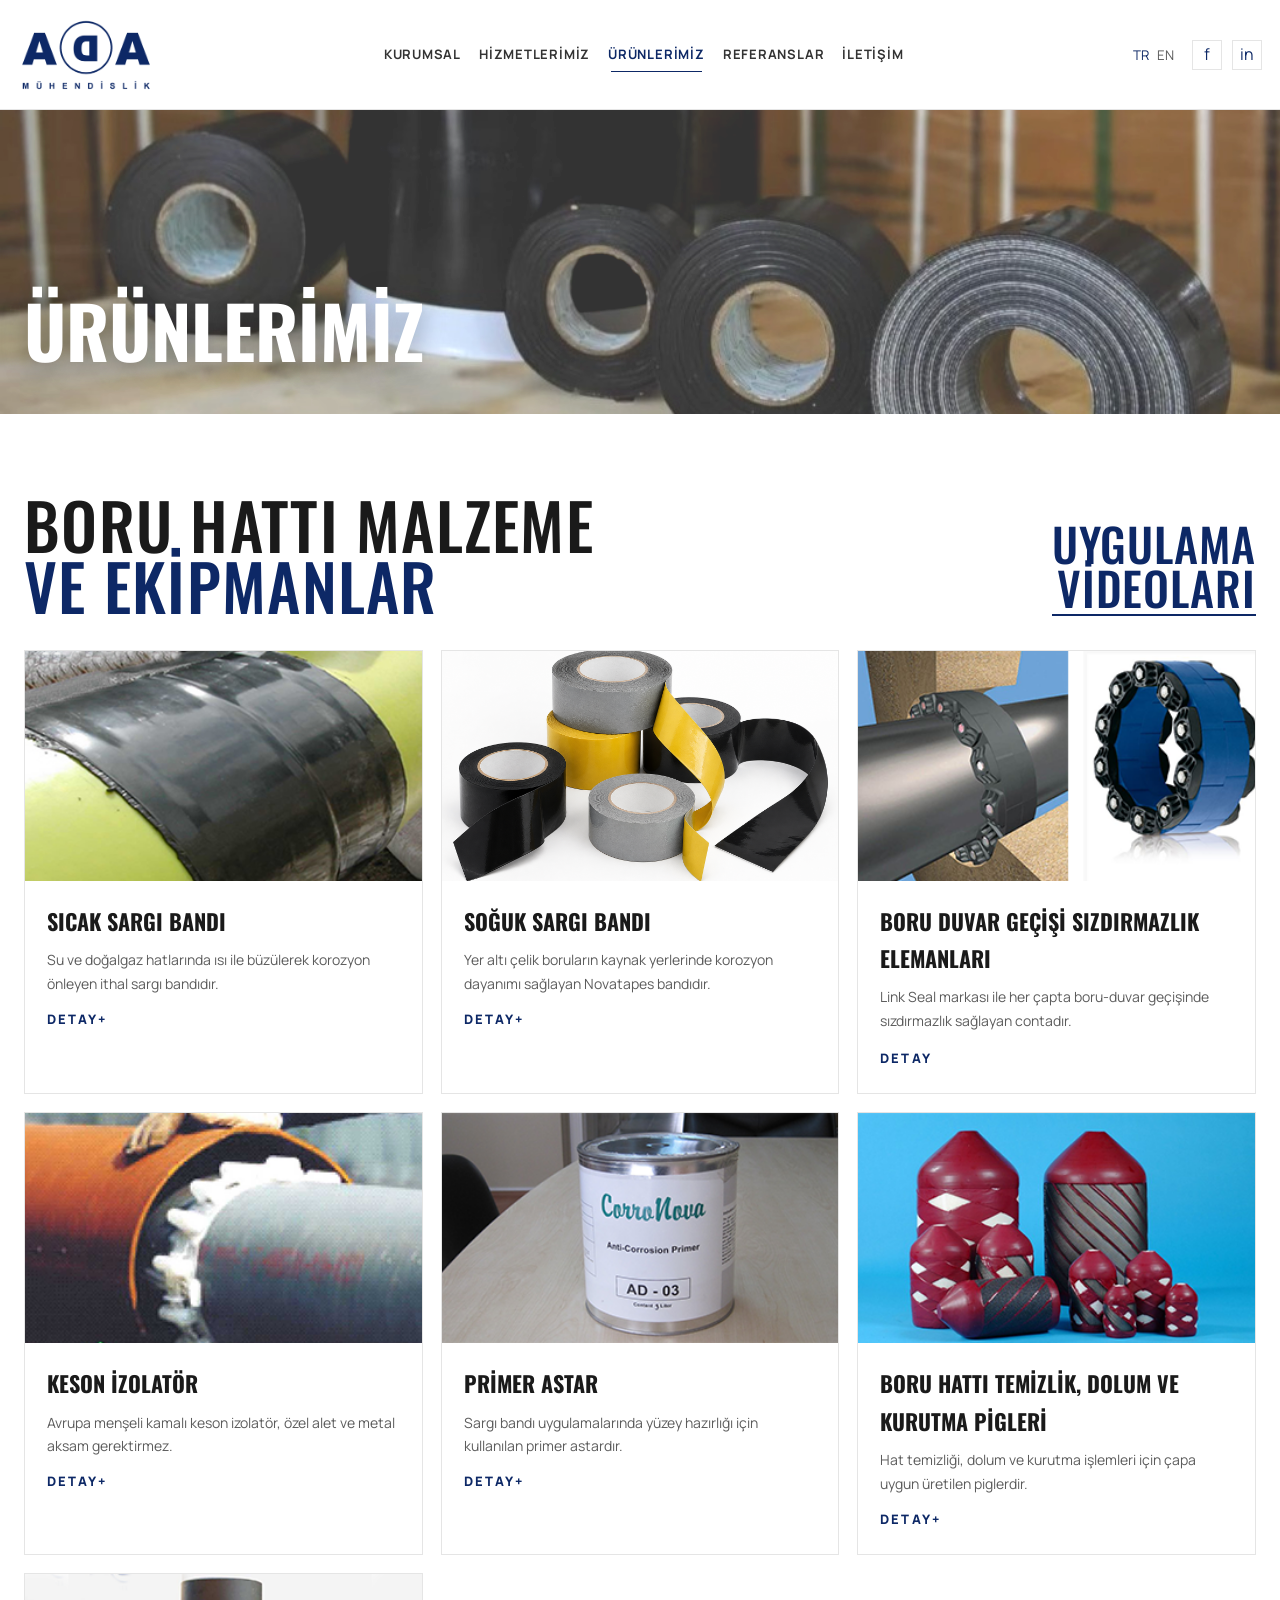
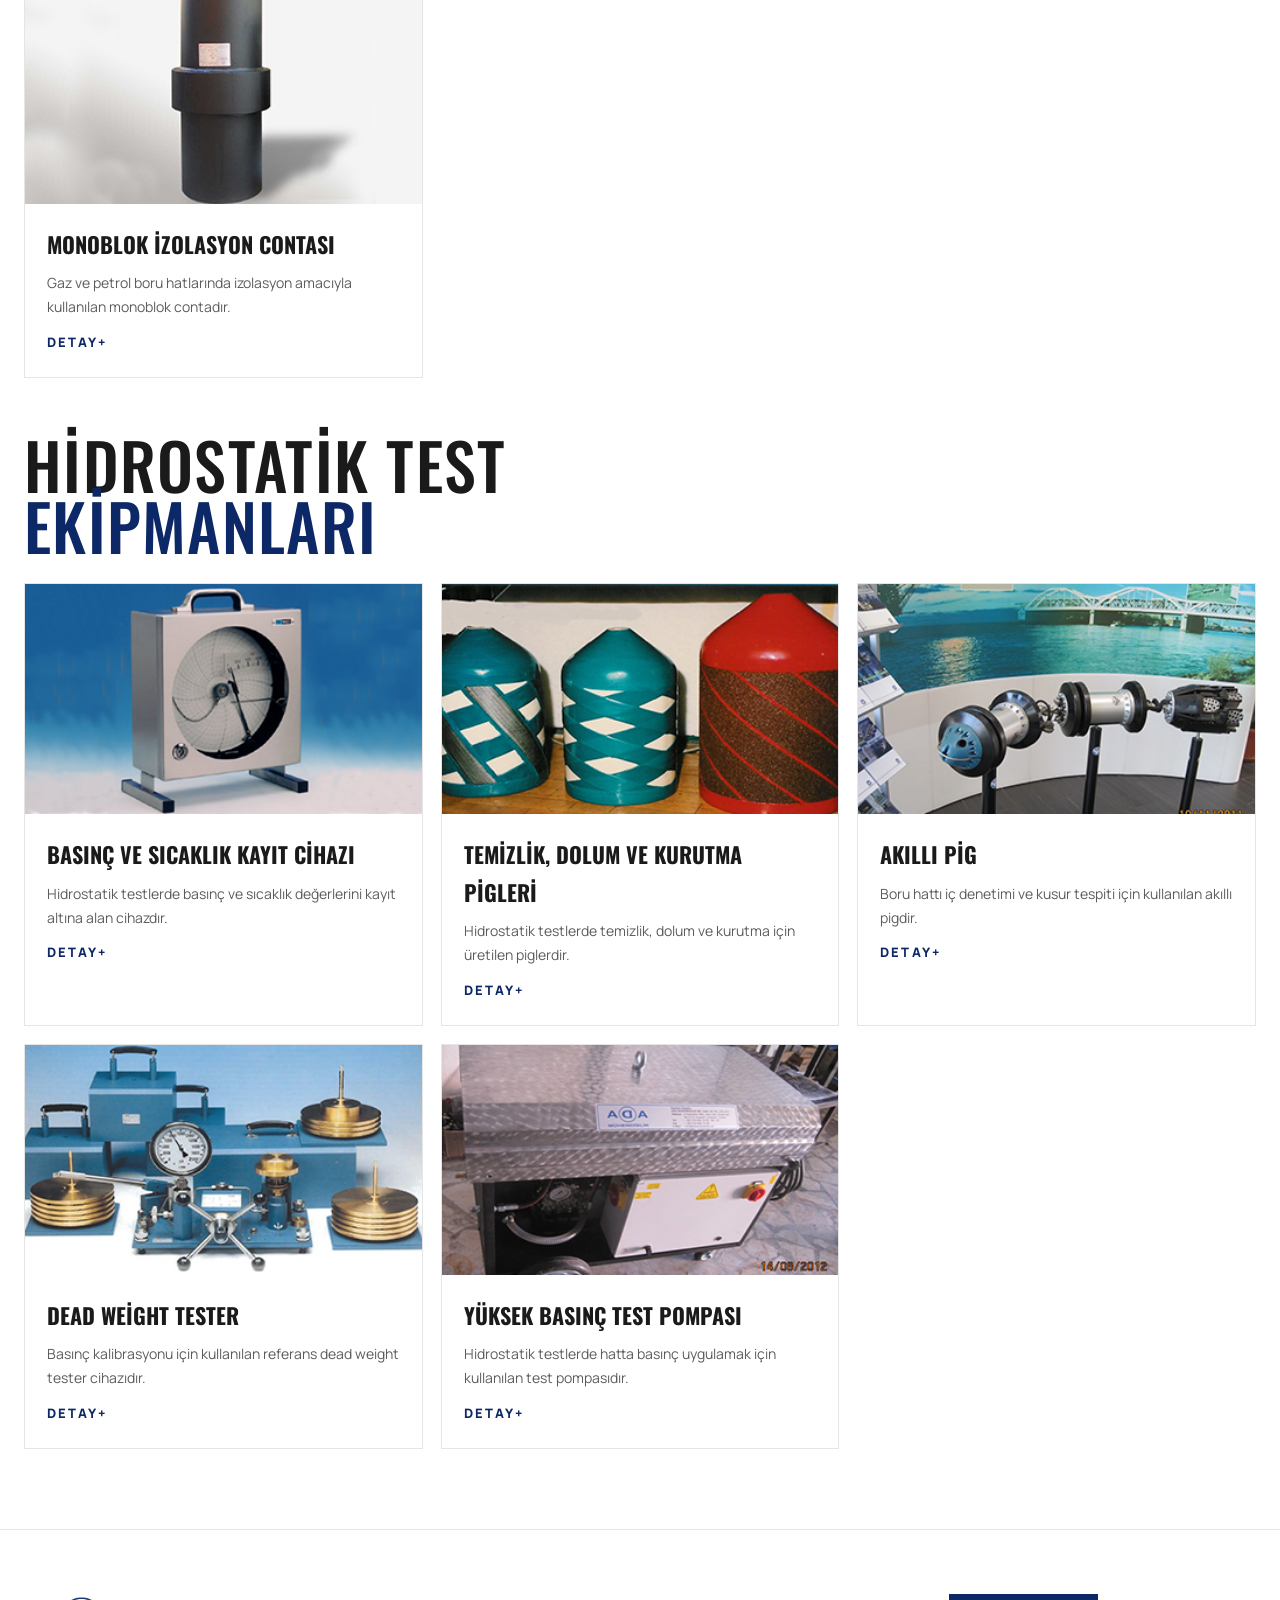
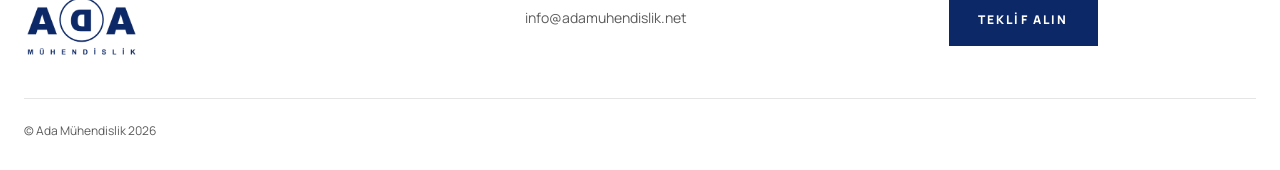
<file: urunler.html>
<!DOCTYPE html>
<html lang="tr">
<head>
  <meta charset="UTF-8">
  <meta name="viewport" content="width=device-width, initial-scale=1.0">
  <title data-i18n="titleProducts">Ürünlerimiz | Ada Mühendislik</title>
  <meta name="description" content="Ada Mühendislik ürünleri: sıcak ve soğuk sargı bandı, Link Seal, keson izolatör, pigler, dead weight tester ve yüksek basınç test pompası.">
  <link rel="icon" href="images/favicon.svg" type="image/svg+xml">
  <link rel="preconnect" href="https://fonts.googleapis.com">
  <link rel="preconnect" href="https://fonts.gstatic.com" crossorigin>
  <link href="https://fonts.googleapis.com/css2?family=Manrope:wght@400;500;600;700;800&family=Oswald:wght@400;500;600;700&display=swap" rel="stylesheet">
  <link rel="stylesheet" href="css/style.css">
</head>
<body>
  <header class="site-header" id="header">
    <div class="header-inner">
      <a class="logo" href="index.html">
        <img src="images/logo.png" alt="Ada Mühendislik" class="logo-img">
      </a>
      <nav class="nav">
        <a href="kurumsal.html" data-i18n="navCorporate">Kurumsal</a>
        <a href="hizmetler.html" data-i18n="navServices">Hizmetlerimiz</a>
        <a class="active" href="urunler.html" data-i18n="navProducts">Ürünlerimiz</a>
        <a href="referanslar.html" data-i18n="navReferences">Referanslar</a>
        <a href="iletisim.html" data-i18n="navContact">İletişim</a>
      </nav>
      <div class="header-meta">
        <div class="lang"><button type="button" data-lang="tr" class="active">TR</button><button type="button" data-lang="en">EN</button></div>
        <div class="socials"><a href="#" aria-label="Facebook">f</a><a href="#" aria-label="LinkedIn">in</a></div>
        <button class="menu-toggle" id="menuToggle" data-i18n-aria="menuAria" aria-label="Menü">☰</button>
      </div>
    </div>
  </header>
  <div class="mobile-nav" id="mobileNav">
    <button class="close-menu" id="closeMenu">×</button>
    <a href="index.html" data-i18n="navHome">Ana Sayfa</a>
    <a href="kurumsal.html" data-i18n="navCorporate">Kurumsal</a>
    <a href="hizmetler.html" data-i18n="navServices">Hizmetlerimiz</a>
    <a href="urunler.html" data-i18n="navProducts">Ürünlerimiz</a>
    <a href="referanslar.html" data-i18n="navReferences">Referanslar</a>
    <a href="iletisim.html" data-i18n="navContact">İletişim</a>
  </div>

  <section class="page-hero">
    <img src="images/urunler-hero.jpg" alt="Sıcak sargı bandı">
    <div class="container">
      <h1 data-i18n="productsHero">Ürünlerimiz</h1>
    </div>
  </section>

  <section class="content-section">
    <div class="container">
      <div class="products-head">
        <h2 class="section-title" data-i18n="pipeMaterials">Boru Hattı Malzeme<br><span>ve Ekipmanlar</span></h2>
        <a class="videos-heading" href="uygulama-videolari.html" data-i18n="appVideos">Uygulama<br>Videoları</a>
      </div>
      <div class="product-grid">
        <article class="product-card">
          <img src="images/urunler/sicak.png" alt="Sıcak sargı bandı">
          <div class="body">
            <h3 data-i18n="pHot">Sıcak Sargı Bandı</h3>
            <p data-i18n="pHotShort">Su ve doğalgaz hatlarında ısı ile büzülerek korozyon önleyen ithal sargı bandıdır.</p>
            <button class="detail-toggle" type="button" aria-expanded="false" data-i18n="btnDetail">Detay</button>
            <div class="product-detail" hidden>
              <p data-i18n="pHotLong">Özellikle su ve doğalgaz boru hatlarında korozyon önleme amacıyla kullanılan sıcak sargı bantları, ısı ile büzülerek yapıştırılan, yüksek teknoloji ile üretilen ithal malzemelerdir. Ürün hakkında detaylı bilgi ve talepleriniz için lütfen şirketimizle temasa geçiniz.</p>
            </div>
          </div>
        </article>
        <article class="product-card">
          <img src="images/urunler/ssban.png" alt="Soğuk sargı bandı">
          <div class="body">
            <h3 data-i18n="pCold">Soğuk Sargı Bandı</h3>
            <p data-i18n="pColdShort">Yer altı çelik boruların kaynak yerlerinde korozyon dayanımı sağlayan Novatapes bandıdır.</p>
            <button class="detail-toggle" type="button" aria-expanded="false" data-i18n="btnDetail">Detay</button>
            <div class="product-detail" hidden>
              <p data-i18n="pColdLong1">Novatapes Anti Korozyon Soğuk Sargı Bantları, yer altı çelik borularının sahada yapılan kaynak yerlerinde korozyon dayanımı sağlamak amacıyla kullanılan malzemedir.</p>
              <p data-i18n="pColdLong2">Özellikleri: uzun süreli korozyon dayanımı ve mekanik direnç; kimyasal maddelere ve kötü toprak koşullarına dayanım; el ile rahat uygulama; geniş kullanım alanı ve işletme sıcaklığında kullanım. Ürün hakkında detaylı bilgi ve talepleriniz için lütfen şirketimizle temasa geçiniz.</p>
            </div>
          </div>
        </article>
        <article class="product-card">
          <a class="product-card-hit" href="link-seal.html">
            <img src="images/urunler/dvrg.png" alt="Boru duvar geçişi sızdırmazlık elemanları">
            <div class="body">
              <h3 data-i18n="pSeal">Boru Duvar Geçişi Sızdırmazlık Elemanları</h3>
              <p data-i18n="pSealShort">Link Seal markası ile her çapta boru-duvar geçişinde sızdırmazlık sağlayan contadır.</p>
              <span class="card-more" data-i18n="btnDetail">Detay</span>
            </div>
          </a>
        </article>
        <article class="product-card">
          <img src="images/urunler/ksniz.png" alt="Keson izolatör">
          <div class="body">
            <h3 data-i18n="pCasing">Keson İzolatör</h3>
            <p data-i18n="pCasingShort">Avrupa menşeli kamalı keson izolatör, özel alet ve metal aksam gerektirmez.</p>
            <button class="detail-toggle" type="button" aria-expanded="false" data-i18n="btnDetail">Detay</button>
            <div class="product-detail" hidden>
              <p data-i18n="pCasingLong">Keson izolatörlerimiz Avrupa menşeli ve sertifikalıdır. Boru hatlarınızın çaplarına göre temin edilmektedir. Kamalı sistem olup montajı için özel alet gerekmez. Kesinlikle metal aksam içermez.</p>
            </div>
          </div>
        </article>
        <article class="product-card">
          <img src="images/urunler/past.png" alt="Primer astar">
          <div class="body">
            <h3 data-i18n="pPrimer">Primer Astar</h3>
            <p data-i18n="pPrimerShort">Sargı bandı uygulamalarında yüzey hazırlığı için kullanılan primer astardır.</p>
            <button class="detail-toggle" type="button" aria-expanded="false" data-i18n="btnDetail">Detay</button>
            <div class="product-detail" hidden>
              <p data-i18n="pContactUs">Ürün hakkında detaylı bilgi ve talepleriniz için lütfen şirketimizle temasa geçiniz.</p>
            </div>
          </div>
        </article>
        <article class="product-card">
          <img src="images/urunler/pig.png" alt="Boru hattı pigleri">
          <div class="body">
            <h3 data-i18n="pPig">Boru Hattı Temizlik, Dolum ve Kurutma Pigleri</h3>
            <p data-i18n="pPigShort">Hat temizliği, dolum ve kurutma işlemleri için çapa uygun üretilen piglerdir.</p>
            <button class="detail-toggle" type="button" aria-expanded="false" data-i18n="btnDetail">Detay</button>
            <div class="product-detail" hidden>
              <p data-i18n="pContactUs">Ürün hakkında detaylı bilgi ve talepleriniz için lütfen şirketimizle temasa geçiniz.</p>
            </div>
          </div>
        </article>
        <article class="product-card">
          <img src="images/urunler/cont.png" alt="Monoblok izolasyon contası">
          <div class="body">
            <h3 data-i18n="pMono">Monoblok İzolasyon Contası</h3>
            <p data-i18n="pMonoShort">Gaz ve petrol boru hatlarında izolasyon amacıyla kullanılan monoblok contadır.</p>
            <button class="detail-toggle" type="button" aria-expanded="false" data-i18n="btnDetail">Detay</button>
            <div class="product-detail" hidden>
              <p data-i18n="pMonoLong">Monoblok izolasyon contaları gaz ve petrol boru hatlarında izolasyon amacıyla kullanılmaktadır. Daha detaylı bilgi için lütfen şirketimizle iletişime geçiniz.</p>
            </div>
          </div>
        </article>
      </div>

      <h2 class="section-title" style="margin:56px 0 28px;" data-i18n="hydroTitle">Hidrostatik Test<br><span>Ekipmanları</span></h2>
      <div class="product-grid">
        <article class="product-card">
          <img src="images/urunler/a1.png" alt="Basınç ve sıcaklık kayıt cihazı">
          <div class="body">
            <h3 data-i18n="pRec">Basınç ve Sıcaklık Kayıt Cihazı</h3>
            <p data-i18n="pRecShort">Hidrostatik testlerde basınç ve sıcaklık değerlerini kayıt altına alan cihazdır.</p>
            <button class="detail-toggle" type="button" aria-expanded="false" data-i18n="btnDetail">Detay</button>
            <div class="product-detail" hidden>
              <p data-i18n="pContactUs">Ürün hakkında detaylı bilgi ve talepleriniz için lütfen şirketimizle temasa geçiniz.</p>
            </div>
          </div>
        </article>
        <article class="product-card">
          <img src="images/urunler/a2.png" alt="Temizlik dolum ve kurutma pigleri">
          <div class="body">
            <h3 data-i18n="pPig2">Temizlik, Dolum ve Kurutma Pigleri</h3>
            <p data-i18n="pPig2Short">Hidrostatik testlerde temizlik, dolum ve kurutma için üretilen piglerdir.</p>
            <button class="detail-toggle" type="button" aria-expanded="false" data-i18n="btnDetail">Detay</button>
            <div class="product-detail" hidden>
              <p data-i18n="pPig2Long">Petrol ve doğalgaz boru hatlarının hidrostatik testlerinde pigler temizlik, dolum ve kurutma işlemlerinde kullanılmaktadır. Boru hattı pigleri boru çapınıza uygun olarak üretilmektedir. Ürünler hakkında detaylı bilgi için lütfen şirketimizle temasa geçiniz.</p>
            </div>
          </div>
        </article>
        <article class="product-card">
          <img src="images/urunler/a3.png" alt="Akıllı pig">
          <div class="body">
            <h3 data-i18n="pSmart">Akıllı Pig</h3>
            <p data-i18n="pSmartShort">Boru hattı iç denetimi ve kusur tespiti için kullanılan akıllı pigdir.</p>
            <button class="detail-toggle" type="button" aria-expanded="false" data-i18n="btnDetail">Detay</button>
            <div class="product-detail" hidden>
              <p data-i18n="pContactUs">Ürün hakkında detaylı bilgi ve talepleriniz için lütfen şirketimizle temasa geçiniz.</p>
            </div>
          </div>
        </article>
        <article class="product-card">
          <img src="images/urunler/a4.png" alt="Dead weight tester">
          <div class="body">
            <h3 data-i18n="pDwt">Dead Weight Tester</h3>
            <p data-i18n="pDwtShort">Basınç kalibrasyonu için kullanılan referans dead weight tester cihazıdır.</p>
            <button class="detail-toggle" type="button" aria-expanded="false" data-i18n="btnDetail">Detay</button>
            <div class="product-detail" hidden>
              <p data-i18n="pContactUs">Ürün hakkında detaylı bilgi ve talepleriniz için lütfen şirketimizle temasa geçiniz.</p>
            </div>
          </div>
        </article>
        <article class="product-card">
          <img src="images/urunler/a5.png" alt="Yüksek basınç test pompası">
          <div class="body">
            <h3 data-i18n="pPump">Yüksek Basınç Test Pompası</h3>
            <p data-i18n="pPumpShort">Hidrostatik testlerde hatta basınç uygulamak için kullanılan test pompasıdır.</p>
            <button class="detail-toggle" type="button" aria-expanded="false" data-i18n="btnDetail">Detay</button>
            <div class="product-detail" hidden>
              <p data-i18n="pContactUs">Ürün hakkında detaylı bilgi ve talepleriniz için lütfen şirketimizle temasa geçiniz.</p>
            </div>
          </div>
        </article>
      </div>

    </div>
  </section>

  <footer class="site-footer">
    <div class="container footer-grid">
      <div class="footer-brand"><a class="logo" href="index.html"><img src="images/logo.png" alt="Ada Mühendislik" class="logo-img"></a></div>
      <div class="footer-contact"><p>info@adamuhendislik.net</p></div>
      <div><a class="btn btn-solid" href="iletisim.html" data-i18n="btnQuote">Teklif Alın</a></div>
    </div>
    <div class="container footer-bottom"><span>© Ada Mühendislik 2026</span></div>
  </footer>
  <script src="js/main.js"></script>
</body>
</html>
</file>
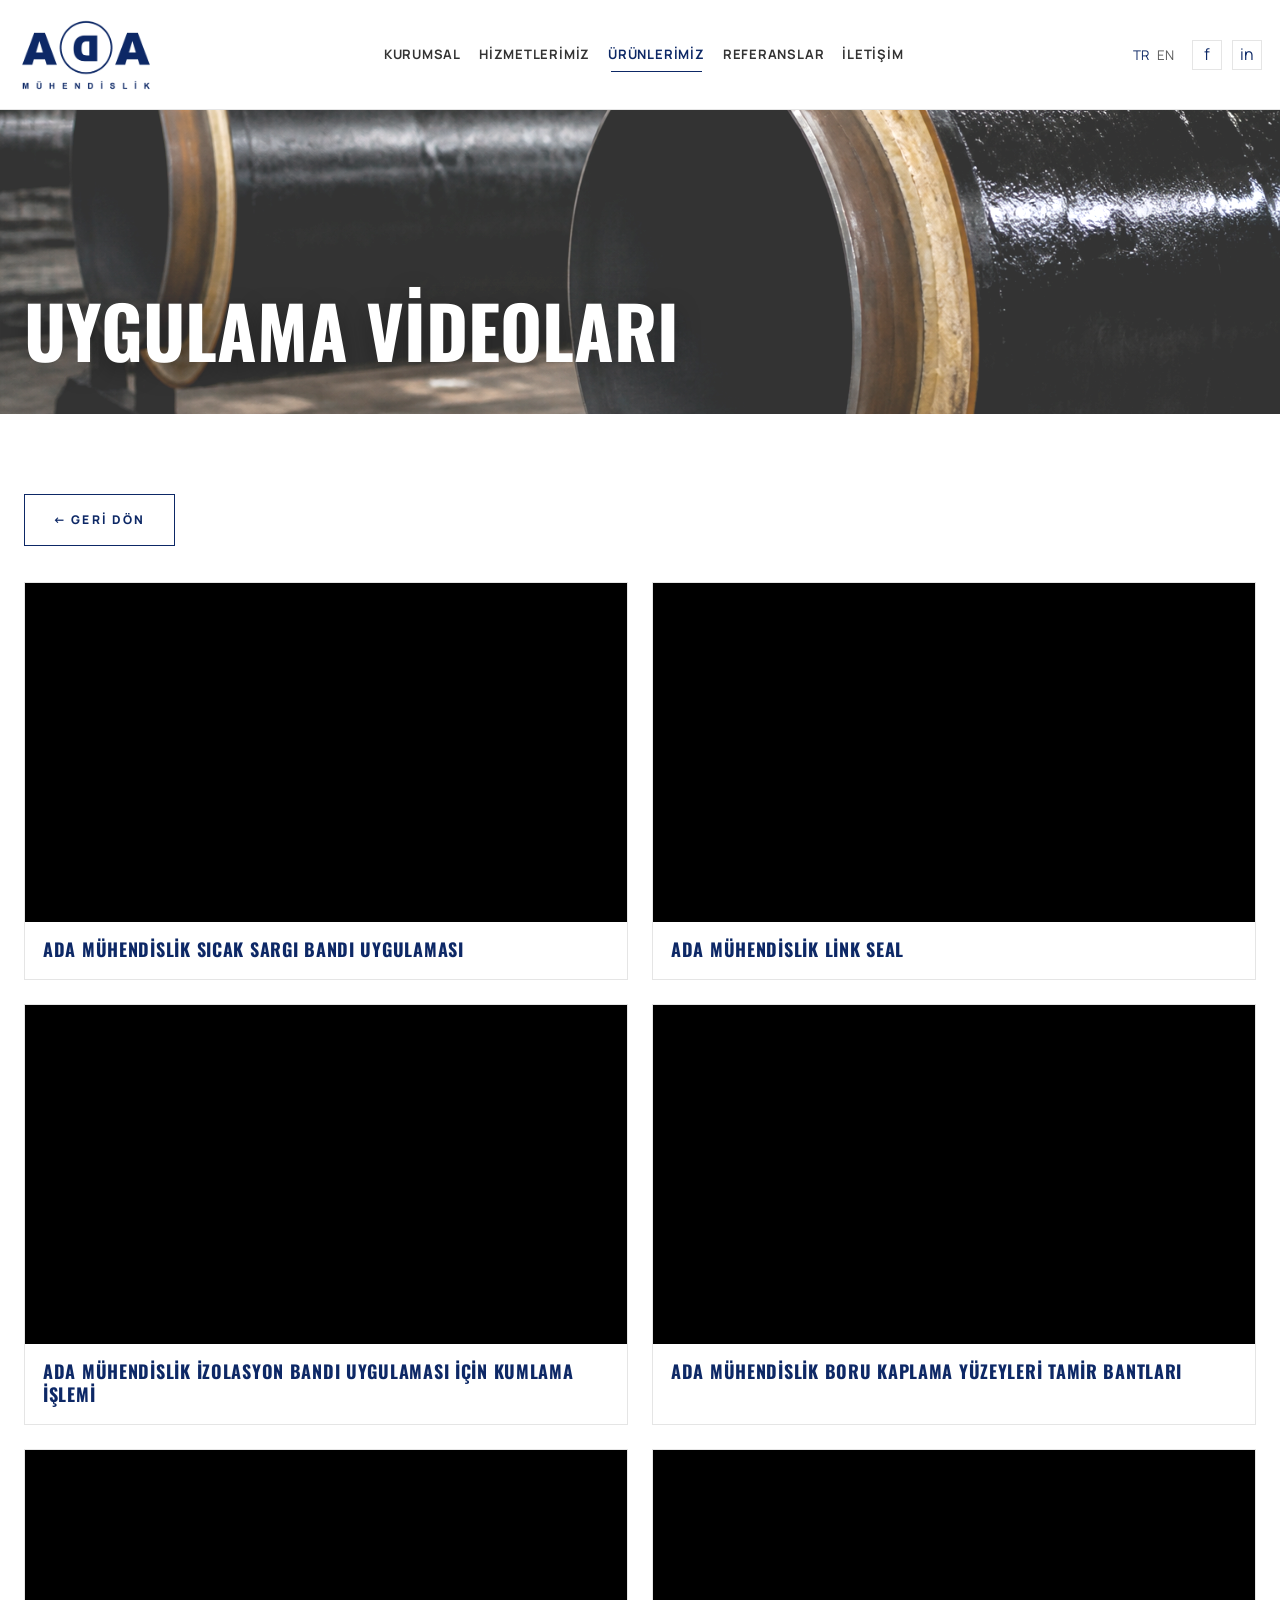
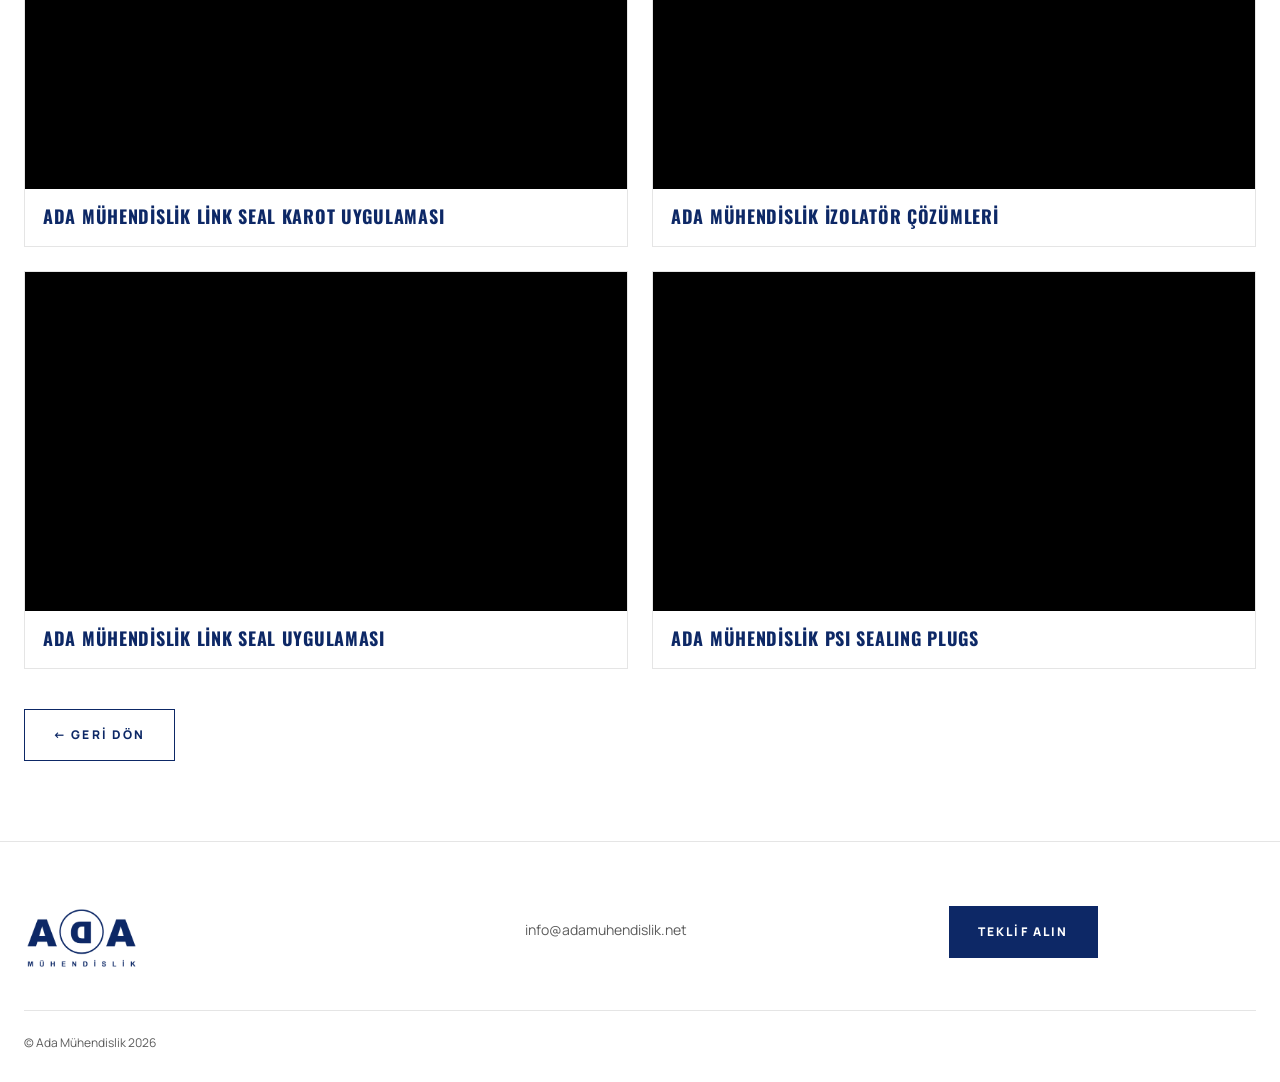
<file: uygulama-videolari.html>
<!DOCTYPE html>
<html lang="tr">
<head>
  <meta charset="UTF-8">
  <meta name="viewport" content="width=device-width, initial-scale=1.0">
  <title data-i18n="titleVideos">Uygulama Videoları | Ada Mühendislik</title>
  <meta name="description" content="Ada Mühendislik saha uygulama videoları: Link Seal, sargı bandı, kumlama, izolatör ve PSI sealing plugs.">
  <link rel="icon" href="images/favicon.svg" type="image/svg+xml">
  <link rel="preconnect" href="https://fonts.googleapis.com">
  <link rel="preconnect" href="https://fonts.gstatic.com" crossorigin>
  <link href="https://fonts.googleapis.com/css2?family=Manrope:wght@400;500;600;700;800&family=Oswald:wght@400;500;600;700&display=swap" rel="stylesheet">
  <link rel="stylesheet" href="css/style.css">
</head>
<body>
  <header class="site-header" id="header">
    <div class="header-inner">
      <a class="logo" href="index.html">
        <img src="images/logo.png" alt="Ada Mühendislik" class="logo-img">
      </a>
      <nav class="nav">
        <a href="kurumsal.html" data-i18n="navCorporate">Kurumsal</a>
        <a href="hizmetler.html" data-i18n="navServices">Hizmetlerimiz</a>
        <a class="active" href="urunler.html" data-i18n="navProducts">Ürünlerimiz</a>
        <a href="referanslar.html" data-i18n="navReferences">Referanslar</a>
        <a href="iletisim.html" data-i18n="navContact">İletişim</a>
      </nav>
      <div class="header-meta">
        <div class="lang"><button type="button" data-lang="tr" class="active">TR</button><button type="button" data-lang="en">EN</button></div>
        <div class="socials"><a href="#" aria-label="Facebook">f</a><a href="#" aria-label="LinkedIn">in</a></div>
        <button class="menu-toggle" id="menuToggle" data-i18n-aria="menuAria" aria-label="Menü">☰</button>
      </div>
    </div>
  </header>
  <div class="mobile-nav" id="mobileNav">
    <button class="close-menu" id="closeMenu">×</button>
    <a href="index.html" data-i18n="navHome">Ana Sayfa</a>
    <a href="kurumsal.html" data-i18n="navCorporate">Kurumsal</a>
    <a href="hizmetler.html" data-i18n="navServices">Hizmetlerimiz</a>
    <a href="urunler.html" data-i18n="navProducts">Ürünlerimiz</a>
    <a href="referanslar.html" data-i18n="navReferences">Referanslar</a>
    <a href="iletisim.html" data-i18n="navContact">İletişim</a>
  </div>

  <section class="page-hero">
    <img src="images/kaplama.png" alt="Uygulama videoları">
    <div class="container">
      <h1 data-i18n="videosHero">Uygulama Videoları</h1>
    </div>
  </section>

  <section class="content-section">
    <div class="container">
      <a class="btn btn-back" href="urunler.html" data-i18n="btnBack">← Geri dön</a>
      <div class="video-grid">
        <article class="video-card">
          <div class="video-embed">
            <iframe src="https://www.youtube.com/embed/toiem9n3AtM" title="ADA Mühendislik Sıcak Sargı Bandı Uygulaması" allow="accelerometer; autoplay; clipboard-write; encrypted-media; gyroscope; picture-in-picture" allowfullscreen loading="lazy"></iframe>
          </div>
          <h3 data-i18n="vHot">ADA Mühendislik Sıcak Sargı Bandı Uygulaması</h3>
        </article>
        <article class="video-card">
          <div class="video-embed">
            <iframe src="https://www.youtube.com/embed/VlAE1Ymmq5U" title="Ada Mühendislik Link Seal" allow="accelerometer; autoplay; clipboard-write; encrypted-media; gyroscope; picture-in-picture" allowfullscreen loading="lazy"></iframe>
          </div>
          <h3 data-i18n="vLink">Ada Mühendislik Link Seal</h3>
        </article>
        <article class="video-card">
          <div class="video-embed">
            <iframe src="https://www.youtube.com/embed/pV3EFxDVk38" title="Ada Mühendislik İzolasyon Bandı Uygulaması için Kumlama İşlemi" allow="accelerometer; autoplay; clipboard-write; encrypted-media; gyroscope; picture-in-picture" allowfullscreen loading="lazy"></iframe>
          </div>
          <h3 data-i18n="vBlast">Ada Mühendislik İzolasyon Bandı Uygulaması için Kumlama İşlemi</h3>
        </article>
        <article class="video-card">
          <div class="video-embed">
            <iframe src="https://www.youtube.com/embed/3BAp3MdTaoM" title="Ada Mühendislik Boru Kaplama Yüzeyleri Tamir Bantları" allow="accelerometer; autoplay; clipboard-write; encrypted-media; gyroscope; picture-in-picture" allowfullscreen loading="lazy"></iframe>
          </div>
          <h3 data-i18n="vRepair">Ada Mühendislik Boru Kaplama Yüzeyleri Tamir Bantları</h3>
        </article>
        <article class="video-card">
          <div class="video-embed">
            <iframe src="https://www.youtube.com/embed/_vzVS0Q8DHI" title="ADA Mühendislik Link Seal Karot Uygulaması" allow="accelerometer; autoplay; clipboard-write; encrypted-media; gyroscope; picture-in-picture" allowfullscreen loading="lazy"></iframe>
          </div>
          <h3 data-i18n="vCore">ADA Mühendislik Link Seal Karot Uygulaması</h3>
        </article>
        <article class="video-card">
          <div class="video-embed">
            <iframe src="https://www.youtube.com/embed/vl6Kxwh1jIo" title="ADA Mühendislik İzolatör Çözümleri" allow="accelerometer; autoplay; clipboard-write; encrypted-media; gyroscope; picture-in-picture" allowfullscreen loading="lazy"></iframe>
          </div>
          <h3 data-i18n="vIso">ADA Mühendislik İzolatör Çözümleri</h3>
        </article>
        <article class="video-card">
          <div class="video-embed">
            <iframe src="https://www.youtube.com/embed/ibEK8fzI5Xs" title="ADA Mühendislik Link Seal Uygulaması" allow="accelerometer; autoplay; clipboard-write; encrypted-media; gyroscope; picture-in-picture" allowfullscreen loading="lazy"></iframe>
          </div>
          <h3 data-i18n="vLinkApp">ADA Mühendislik Link Seal Uygulaması</h3>
        </article>
        <article class="video-card">
          <div class="video-embed">
            <iframe src="https://www.youtube.com/embed/7OpfEMUh3oc" title="ADA Mühendislik PSI SEALING PLUGS" allow="accelerometer; autoplay; clipboard-write; encrypted-media; gyroscope; picture-in-picture" allowfullscreen loading="lazy"></iframe>
          </div>
          <h3 data-i18n="vPlugs">ADA Mühendislik PSI SEALING PLUGS</h3>
        </article>
      </div>
      <a class="btn btn-back" href="urunler.html" data-i18n="btnBack">← Geri dön</a>
    </div>
  </section>

  <footer class="site-footer">
    <div class="container footer-grid">
      <div class="footer-brand"><a class="logo" href="index.html"><img src="images/logo.png" alt="Ada Mühendislik" class="logo-img"></a></div>
      <div class="footer-contact"><p>info@adamuhendislik.net</p></div>
      <div><a class="btn btn-solid" href="iletisim.html" data-i18n="btnQuote">Teklif Alın</a></div>
    </div>
    <div class="container footer-bottom"><span>© Ada Mühendislik 2026</span></div>
  </footer>
  <script src="js/main.js"></script>
</body>
</html>
</file>
<file: css/style.css>
:root {
  --bg: #ffffff;
  --bg-2: #ffffff;
  --bg-3: #ffffff;
  --gold: rgb(13, 40, 102);
  --gold-2: rgb(24, 62, 148);
  --gold-dim: rgba(13, 40, 102, 0.22);
  --text: #1a1a1a;
  --muted: #5c5c5c;
  --line: rgba(0, 0, 0, 0.1);
  --shadow: 0 20px 50px rgba(0, 0, 0, 0.08);
  --font-display: "Oswald", sans-serif;
  --font-body: "Manrope", sans-serif;
  --header-h: 110px;
  --ease: cubic-bezier(0.22, 1, 0.36, 1);
}

*,
*::before,
*::after {
  box-sizing: border-box;
  margin: 0;
  padding: 0;
}

html {
  scroll-behavior: smooth;
  background: #ffffff;
  color-scheme: light;
}

body {
  font-family: var(--font-body);
  background: #ffffff;
  color: var(--text);
  line-height: 1.7;
  overflow-x: hidden;
}

img {
  max-width: 100%;
  display: block;
}

a {
  color: inherit;
  text-decoration: none;
}

button,
input,
textarea,
select {
  font-family: inherit;
}

ul {
  list-style: none;
}

.container {
  width: min(1280px, calc(100% - 48px));
  margin: 0 auto;
}

.container-wide {
  width: min(1480px, calc(100% - 40px));
  margin: 0 auto;
}

.gold {
  color: var(--gold);
}

.eyebrow {
  display: inline-block;
  letter-spacing: 0.28em;
  font-size: 12px;
  font-weight: 700;
  color: var(--gold);
  text-transform: uppercase;
  margin-bottom: 16px;
}

.section-title {
  font-family: var(--font-display);
  font-weight: 500;
  font-size: clamp(34px, 5vw, 64px);
  line-height: 0.95;
  letter-spacing: 0.02em;
  text-transform: uppercase;
}

.section-title span {
  display: block;
  color: var(--gold);
}

.lead {
  color: var(--muted);
  font-size: 16px;
  max-width: 62ch;
}

.btn {
  display: inline-flex;
  align-items: center;
  justify-content: center;
  gap: 10px;
  min-height: 52px;
  padding: 0 28px;
  border: 1px solid var(--gold);
  background: transparent;
  color: var(--gold);
  font-size: 12px;
  font-weight: 800;
  letter-spacing: 0.18em;
  text-transform: uppercase;
  cursor: pointer;
  transition: 0.35s var(--ease);
}

.btn:hover {
  background: var(--gold);
  color: #ffffff;
}

.btn-solid {
  background: var(--gold);
  color: #ffffff;
}

.btn-solid:hover {
  background: var(--gold-2);
}

.site-header {
  position: fixed;
  inset: 0 0 auto;
  z-index: 50;
  height: var(--header-h);
  display: flex;
  align-items: center;
  background: #ffffff;
  border-bottom: 1px solid var(--line);
  transition: 0.35s ease;
}

.site-header.scrolled {
  background: #ffffff;
  box-shadow: var(--shadow);
}

.header-inner {
  width: min(1600px, calc(100% - 36px));
  margin: 0 auto;
  display: grid;
  grid-template-columns: auto minmax(0, 1fr) auto;
  align-items: center;
  gap: 24px;
  min-width: 0;
}

.logo {
  display: flex;
  align-items: center;
  flex-shrink: 0;
}

.logo-img {
  display: block;
  height: 76px;
  width: auto;
}

.site-footer .logo-img {
  height: 64px;
}

.nav {
  display: flex;
  justify-content: center;
  flex-wrap: nowrap;
  gap: 2px;
  min-width: 0;
}

.nav a {
  position: relative;
  padding: 10px 8px;
  font-size: 13px;
  font-weight: 700;
  letter-spacing: 0.06em;
  text-transform: uppercase;
  color: #333333;
  white-space: nowrap;
  transition: color 0.25s var(--ease);
}

.nav a::after {
  content: "";
  position: absolute;
  left: 11px;
  right: 11px;
  bottom: 4px;
  height: 1px;
  background: var(--gold);
  transform: scaleX(0);
  transform-origin: left;
  transition: 0.3s var(--ease);
}

.nav a:hover,
.nav a.active {
  color: var(--gold);
}

.nav a:hover::after,
.nav a.active::after {
  transform: scaleX(1);
}

.header-meta {
  display: flex;
  align-items: center;
  gap: 18px;
}

.lang {
  display: flex;
  gap: 8px;
  font-size: 11px;
  font-weight: 800;
  letter-spacing: 0.16em;
}

.lang button {
  background: none;
  border: 0;
  color: var(--muted);
  cursor: pointer;
}

.lang button.active,
.lang button:hover {
  color: var(--gold);
}

.socials {
  display: flex;
  gap: 10px;
}

.socials a {
  width: 30px;
  height: 30px;
  border: 1px solid var(--line);
  display: grid;
  place-items: center;
  color: var(--gold);
  transition: 0.25s;
}

.socials a:hover {
  border-color: var(--gold);
  background: var(--gold);
  color: #ffffff;
}

.socials svg {
  width: 16px;
  height: 16px;
  display: block;
}

.socials a.social-youtube {
  width: 48px;
  height: 48px;
  color: #ff0000;
  border-color: #ff0000;
}

.socials a.social-youtube svg {
  width: 30px;
  height: 30px;
}

.socials a.social-youtube:hover {
  background: #ff0000;
  border-color: #ff0000;
  color: #ffffff;
}

.menu-toggle {
  display: none;
  width: 44px;
  height: 44px;
  flex-shrink: 0;
  background: transparent;
  border: 1px solid var(--gold-dim);
  color: var(--gold);
  cursor: pointer;
  z-index: 2;
}

.site-header.is-compact .nav {
  display: none;
}

.site-header.is-compact .menu-toggle {
  display: grid;
  place-items: center;
}

.site-header.is-compact .header-inner {
  grid-template-columns: 1fr auto;
  gap: 12px;
}

.site-header.is-compact .header-meta {
  flex-shrink: 0;
}

@media (max-width: 1024px) {
  .site-header:not(.is-measured) .nav {
    display: none;
  }

  .site-header:not(.is-measured) .menu-toggle {
    display: grid;
    place-items: center;
  }

  .site-header:not(.is-measured) .header-inner {
    grid-template-columns: 1fr auto;
  }
}

.hero {
  position: relative;
  min-height: 100vh;
  display: flex;
  align-items: flex-end;
  padding: 140px 0 120px;
  overflow: hidden;
  background: #ffffff;
}

.hero-content {
  position: relative;
  z-index: 2;
  width: min(1500px, calc(100% - 64px));
  margin: 0 auto;
  display: grid;
  grid-template-columns: minmax(0, 1.15fr) minmax(0, 0.85fr);
  gap: clamp(24px, 4vw, 56px);
  align-items: end;
}

.hero-bal {
  grid-column: 1 / -1;
  font-family: var(--font-display);
  font-size: clamp(72px, 16vw, 220px);
  font-weight: 700;
  line-height: 0.85;
  letter-spacing: 0.08em;
  color: rgb(13, 40, 102);
  text-shadow: 0 8px 24px rgba(13, 40, 102, 0.25);
  margin: 0;
}

.hero h1 {
  font-family: var(--font-display);
  font-size: clamp(40px, 6.2vw, 96px);
  font-weight: 500;
  line-height: 0.9;
  letter-spacing: 0.01em;
  text-transform: uppercase;
  color: var(--text);
  max-width: 8.4em;
}

.hero h1 em {
  font-style: normal;
  color: var(--gold);
}

.hero-side {
  text-align: right;
  padding-bottom: 12px;
}

.hero-side h2 {
  font-family: var(--font-display);
  font-size: clamp(22px, 3vw, 38px);
  font-weight: 500;
  line-height: 1.05;
  letter-spacing: 0.06em;
  text-transform: uppercase;
  color: var(--text);
}

.scroll-hint {
  position: absolute;
  right: 40px;
  bottom: 36px;
  z-index: 2;
  writing-mode: vertical-rl;
  letter-spacing: 0.3em;
  font-size: 10px;
  color: var(--gold);
}

.principles {
  padding: 110px 0 70px;
  background: #ffffff;
}

.principles-grid {
  display: grid;
  grid-template-columns: 0.9fr 1.1fr;
  gap: 70px;
  align-items: center;
}

.principle-list {
  display: grid;
  gap: 18px;
}

.principle-item {
  display: grid;
  grid-template-columns: 70px 1fr;
  gap: 18px;
  padding: 22px 0;
  border-top: 1px solid var(--line);
}

.principle-item:last-child {
  border-bottom: 1px solid var(--line);
}

.principle-item b {
  font-family: var(--font-display);
  font-size: 28px;
  color: var(--gold);
}

.principle-item h3 {
  font-size: 18px;
  letter-spacing: 0.08em;
  text-transform: uppercase;
}

.principle-item p {
  color: var(--muted);
  font-size: 14px;
  margin-top: 6px;
}

.projects {
  padding: 40px 0 90px;
  background: #ffffff;
}

.projects-head,
.products-head {
  display: flex;
  justify-content: space-between;
  align-items: end;
  gap: 24px;
  margin-bottom: 34px;
}

.slider-nav {
  display: flex;
  gap: 10px;
}

.slider-nav button {
  width: 48px;
  height: 48px;
  border: 1px solid var(--gold);
  background: transparent;
  color: var(--gold);
  cursor: pointer;
  font-size: 18px;
}

.slider-nav button:hover {
  background: var(--gold);
  color: #ffffff;
}

.project-track {
  display: grid;
  grid-auto-flow: column;
  grid-auto-columns: calc((100% - 48px) / 4);
  gap: 16px;
  overflow-x: auto;
  scroll-snap-type: x mandatory;
  scrollbar-width: none;
  padding-bottom: 8px;
}

.project-track::-webkit-scrollbar {
  display: none;
}

.project-card {
  position: relative;
  display: block;
  color: inherit;
  min-height: 420px;
  overflow: hidden;
  scroll-snap-align: start;
  background: #ffffff;
}

.project-card img {
  position: absolute;
  inset: 0;
  width: 100%;
  height: 100%;
  object-fit: cover;
  transition: 0.8s var(--ease);
}

.project-card:hover img {
  transform: scale(1.08);
}

.project-card::after {
  content: "";
  position: absolute;
  inset: 0;
  background: linear-gradient(180deg, transparent 30%, rgba(0, 0, 0, 0.88) 100%);
}

.project-card-caption {
  position: absolute;
  left: 18px;
  right: 18px;
  bottom: 18px;
  z-index: 2;
}

.project-card h3 {
  font-family: var(--font-display);
  font-size: 22px;
  line-height: 1.15;
  text-transform: uppercase;
  color: #ffffff;
}

.project-card time {
  display: block;
  margin-top: 8px;
  color: var(--gold);
  font-size: 12px;
  letter-spacing: 0.16em;
}

.projects-cta {
  display: flex;
  justify-content: center;
  margin-top: 36px;
}

.services {
  padding: 90px 0 110px;
  background: #ffffff;
}

.services-head {
  text-align: center;
  margin-bottom: 50px;
}

.services-head p {
  font-family: var(--font-display);
  letter-spacing: 0.18em;
  color: var(--gold);
  margin-bottom: 10px;
}

.service-grid {
  display: grid;
  grid-template-columns: repeat(4, 1fr);
  gap: 14px;
}

.service-card {
  position: relative;
  display: block;
  color: inherit;
  min-height: 240px;
  overflow: hidden;
  isolation: isolate;
}

.service-card img {
  position: absolute;
  inset: 0;
  width: 100%;
  height: 100%;
  object-fit: cover;
  filter: grayscale(0.25) contrast(1.05);
  transition: 0.6s var(--ease);
}

.service-card::before {
  content: "";
  position: absolute;
  inset: 0;
  background: linear-gradient(180deg, rgba(0, 0, 0, 0.1), rgba(0, 0, 0, 0.82));
  z-index: 1;
}

.service-card:hover img {
  transform: scale(1.08);
  filter: none;
}

.service-card span {
  position: absolute;
  left: 18px;
  right: 18px;
  bottom: 18px;
  z-index: 2;
  font-family: var(--font-display);
  font-size: 22px;
  letter-spacing: 0.04em;
  text-transform: uppercase;
  line-height: 1.15;
  color: #ffffff;
}

.cta-band {
  position: relative;
  min-height: 340px;
  display: grid;
  place-items: center;
  text-align: center;
  overflow: hidden;
  background: #ffffff;
}

.cta-band img {
  position: absolute;
  inset: 0;
  width: 100%;
  height: 100%;
  object-fit: cover;
  filter: contrast(1.1) saturate(1.15);
}

.cta-band::after {
  content: "";
  position: absolute;
  inset: 0;
  background: rgba(255, 255, 255, 0.2);
}

.cta-band .inner {
  position: relative;
  z-index: 2;
  color: #ffffff;
}

.cta-band h2 {
  margin: 10px 0 24px;
  color: #ffffff;
}

.cta-band .section-title span {
  color: var(--gold-2);
}

.site-footer {
  padding: 64px 0 28px;
  border-top: 1px solid var(--line);
  background: #ffffff;
}

.footer-grid {
  display: grid;
  grid-template-columns: 1.2fr 1fr 0.8fr;
  gap: 40px;
  padding-bottom: 40px;
}

.footer-brand p,
.footer-contact p {
  color: var(--muted);
  font-size: 14px;
  margin-top: 12px;
}

.footer-contact a:hover {
  color: var(--gold);
}

.footer-bottom {
  display: flex;
  justify-content: space-between;
  align-items: center;
  gap: 16px;
  padding-top: 22px;
  border-top: 1px solid var(--line);
  color: var(--muted);
  font-size: 12px;
}

.page-hero {
  position: relative;
  min-height: 46vh;
  display: flex;
  align-items: flex-end;
  padding: 168px 0 50px;
  overflow: hidden;
  background: #ffffff;
}

.page-hero img {
  position: absolute;
  inset: 0;
  width: 100%;
  height: 100%;
  object-fit: cover;
  filter: contrast(1.12) saturate(1.18) brightness(1.02);
}

.page-hero::after {
  content: "";
  position: absolute;
  inset: 0;
  z-index: 1;
  background: rgba(255, 255, 255, 0.2);
}

.page-hero .container {
  position: relative;
  z-index: 2;
}

.page-hero h1 {
  font-family: var(--font-display);
  font-size: clamp(36px, 6vw, 72px);
  text-transform: uppercase;
  line-height: 0.95;
  color: #ffffff;
  text-shadow: 0 8px 24px rgba(0, 0, 0, 0.35);
}

.content-section {
  padding: 80px 0;
  background: #ffffff;
}

.corp-photos {
  display: grid;
  grid-template-columns: 1fr 1fr 1fr;
  gap: 16px;
  margin-bottom: 40px;
}

.corp-photos img {
  width: 100%;
  height: 220px;
  object-fit: cover;
  border: 1px solid var(--line);
}

.corp-title {
  font-size: clamp(22px, 3vw, 36px);
  line-height: 1.15;
  margin-bottom: 28px;
}

.corp-letter {
  max-width: 78ch;
}

.corp-letter p {
  color: var(--muted);
  font-size: 16px;
  margin-bottom: 16px;
}

.corp-motto {
  color: var(--gold) !important;
  font-weight: 800;
  letter-spacing: 0.03em;
  margin: 28px 0 16px !important;
}

.corp-sign {
  color: var(--text) !important;
  font-weight: 700;
}

.split {
  display: grid;
  grid-template-columns: 1fr 1fr;
  gap: 60px;
  align-items: center;
}

.split img {
  width: 100%;
  min-height: 420px;
  object-fit: cover;
}

.vision-box {
  padding: 28px;
  border: 1px solid var(--line);
  background: #ffffff;
}

.vision-grid {
  display: grid;
  grid-template-columns: 1fr 1fr;
  gap: 18px;
  margin-top: 28px;
}

.vision-box h3 {
  color: var(--gold);
  letter-spacing: 0.16em;
  font-size: 13px;
  margin-bottom: 10px;
}

.stats {
  display: grid;
  grid-template-columns: repeat(4, 1fr);
  gap: 16px;
  margin-top: 40px;
}

.stat {
  padding: 28px 20px;
  border: 1px solid var(--line);
  text-align: center;
  background: #ffffff;
}

.stat b {
  display: block;
  font-family: var(--font-display);
  font-size: 42px;
  color: var(--gold);
  line-height: 1;
}

.stat span {
  display: block;
  margin-top: 8px;
  color: var(--muted);
  font-size: 13px;
  letter-spacing: 0.08em;
  text-transform: uppercase;
}

.product-grid,
.project-grid {
  display: grid;
  grid-template-columns: repeat(3, 1fr);
  gap: 18px;
}

.ref-grid {
  display: grid;
  grid-template-columns: repeat(4, 1fr);
  gap: 20px;
}

.ref-card {
  border: 1px solid var(--line);
  background: #ffffff;
  padding: 22px 16px 18px;
  text-align: center;
  display: flex;
  flex-direction: column;
  align-items: center;
  gap: 14px;
  box-shadow: 0 12px 28px rgba(13, 40, 102, 0.14);
  transition: transform 0.3s var(--ease), box-shadow 0.3s var(--ease);
}

.ref-card:hover {
  transform: scale(1.22);
  box-shadow: 0 28px 56px rgba(13, 40, 102, 0.32);
  z-index: 2;
  position: relative;
}

.ref-card img {
  width: 100%;
  height: 120px;
  object-fit: contain;
}

.ref-card h3 {
  font-family: var(--font-body);
  font-size: 13px;
  font-weight: 700;
  line-height: 1.4;
  text-transform: none;
  letter-spacing: 0;
  color: var(--text);
  margin: 0;
}

.product-card,
.news-card {
  background: #ffffff;
  border: 1px solid var(--line);
  overflow: hidden;
  transition: 0.3s;
}

.product-card:hover,
.news-card:hover {
  border-color: var(--gold);
}

.product-card img,
.news-card img {
  width: 100%;
  height: 230px;
  object-fit: cover;
}

.product-card .body,
.news-card .body {
  padding: 22px;
}

.product-card h3,
.news-card h3 {
  font-family: var(--font-display);
  font-size: 22px;
  text-transform: uppercase;
  margin-bottom: 8px;
}

.product-card p,
.news-card p {
  color: var(--muted);
  font-size: 14px;
}

.detail-toggle {
  display: inline-flex;
  align-items: center;
  margin-top: 14px;
  padding: 0;
  border: 0;
  background: none;
  color: var(--gold);
  font-size: 13px;
  font-weight: 800;
  letter-spacing: 0.16em;
  text-transform: uppercase;
  cursor: pointer;
}

.detail-toggle::after {
  content: " +";
}

.detail-toggle[aria-expanded="true"]::after {
  content: " −";
}

.product-detail {
  margin-top: 12px;
  padding-top: 12px;
  border-top: 1px solid var(--line);
}

.product-detail p + p {
  margin-top: 10px;
}

.contact-wrap {
  display: grid;
  grid-template-columns: 0.9fr 1.1fr;
  gap: 40px;
}

.contact-card {
  padding: 28px;
  border: 1px solid var(--line);
  background: #ffffff;
}

.contact-card + .contact-card {
  margin-top: 16px;
}

.contact-card h3 {
  color: var(--gold);
  letter-spacing: 0.14em;
  font-size: 12px;
  margin-bottom: 10px;
}

.form {
  display: grid;
  gap: 14px;
}

.form input,
.form textarea,
.form select {
  width: 100%;
  background: #ffffff;
  border: 1px solid var(--line);
  color: var(--text);
  padding: 14px 16px;
  outline: none;
}

.form input:focus,
.form textarea:focus,
.form select:focus {
  border-color: var(--gold);
}

.form textarea {
  min-height: 140px;
  resize: vertical;
}

.map-frame {
  margin-top: 18px;
  min-height: 350px;
  border: 1px solid var(--line);
  overflow: hidden;
  background: #ffffff;
}

.map-frame iframe {
  display: block;
  width: 100%;
  height: 350px;
  border: 0;
}

.cookie {
  position: fixed;
  left: 20px;
  right: 20px;
  bottom: 20px;
  z-index: 80;
  display: none;
  align-items: center;
  justify-content: space-between;
  gap: 16px;
  padding: 18px 22px;
  background: #ffffff;
  border: 1px solid var(--line);
  box-shadow: var(--shadow);
}

.cookie.show {
  display: flex;
}

.cookie p {
  font-size: 13px;
  color: var(--muted);
}

.mobile-nav {
  position: fixed;
  inset: 0;
  background: #ffffff;
  z-index: 60;
  display: none;
  flex-direction: column;
  justify-content: center;
  padding: 40px;
  gap: 18px;
}

.mobile-nav.open {
  display: flex;
}

.mobile-nav a {
  font-family: var(--font-display);
  font-size: 28px;
  text-transform: uppercase;
  letter-spacing: 0.08em;
}

.mobile-nav a:hover {
  color: var(--gold);
}

.close-menu {
  position: absolute;
  top: 24px;
  right: 24px;
  background: none;
  border: 0;
  color: var(--gold);
  font-size: 32px;
  cursor: pointer;
}

.catalog-table {
  width: 100%;
  border-collapse: collapse;
  margin-top: 28px;
}

.catalog-table th,
.catalog-table td {
  border-bottom: 1px solid var(--line);
  padding: 14px 10px;
  text-align: left;
  font-size: 14px;
}

.catalog-table th {
  color: var(--gold);
  letter-spacing: 0.12em;
  font-size: 12px;
  text-transform: uppercase;
}

.tag {
  display: inline-block;
  padding: 4px 8px;
  border: 1px solid var(--gold-dim);
  color: var(--gold);
  font-size: 11px;
  letter-spacing: 0.12em;
  text-transform: uppercase;
}

.product-card-hit {
  display: flex;
  flex-direction: column;
  height: 100%;
  color: inherit;
}

.service-grid-two {
  grid-template-columns: 1fr 1fr;
  max-width: 860px;
  margin: 0 auto;
}

.card-more {
  display: inline-flex;
  margin-top: 14px;
  color: var(--gold);
  font-size: 13px;
  font-weight: 800;
  letter-spacing: 0.16em;
  text-transform: uppercase;
}

.video-embed {
  position: relative;
  width: 100%;
  aspect-ratio: 16 / 9;
  background: #000;
  overflow: hidden;
}

.video-embed iframe {
  position: absolute;
  inset: 0;
  width: 100%;
  height: 100%;
  border: 0;
}

.product-video {
  border-top: 1px solid var(--line);
}

.product-video p {
  padding: 12px 22px 18px;
  color: var(--gold);
  font-size: 13px;
  font-weight: 700;
}

.product-video-page {
  border: 1px solid var(--line);
  margin-top: 22px;
  background: #ffffff;
}

.product-video-page p {
  padding: 12px 18px 16px;
}

.section-title-link {
  display: inline-block;
  color: inherit;
  transition: color 0.3s var(--ease), opacity 0.3s var(--ease);
}

.section-title-link:hover {
  color: var(--gold);
}

.videos-heading {
  font-family: var(--font-display);
  font-weight: 500;
  font-size: clamp(26px, 3.6vw, 46px);
  line-height: 0.95;
  letter-spacing: 0.02em;
  text-transform: uppercase;
  text-align: right;
  color: var(--gold);
  flex-shrink: 0;
  border-bottom: 2px solid var(--gold);
  padding-bottom: 4px;
  transition: color 0.3s var(--ease), border-color 0.3s var(--ease);
}

.videos-heading:hover {
  color: var(--gold-2);
  border-color: var(--gold-2);
}

.video-grid {
  display: grid;
  grid-template-columns: 1fr 1fr;
  gap: 24px;
}

.video-card {
  border: 1px solid var(--line);
  background: #ffffff;
  overflow: hidden;
}

.video-card h3 {
  font-family: var(--font-display);
  font-size: 18px;
  text-transform: uppercase;
  letter-spacing: 0.04em;
  color: var(--gold);
  padding: 16px 18px 18px;
  line-height: 1.3;
}

.btn-back {
  margin-bottom: 36px;
}

.product-detail-layout + .btn-back,
.video-grid + .btn-back {
  margin-top: 40px;
  margin-bottom: 0;
}

.product-detail-layout {
  display: grid;
  grid-template-columns: minmax(0, 1.7fr) minmax(260px, 0.85fr);
  gap: 40px;
  align-items: start;
}

.product-detail-main > p + p {
  margin-top: 14px;
}

.product-detail-main h2 {
  font-family: var(--font-display);
  font-size: clamp(24px, 3vw, 34px);
  text-transform: uppercase;
  letter-spacing: 0.04em;
  margin: 36px 0 16px;
  color: var(--gold);
}

.product-banner {
  width: 100%;
  height: auto;
  margin-bottom: 28px;
  border: 1px solid var(--line);
  background: #ffffff;
}

.product-kicker {
  font-weight: 700;
  font-size: 17px;
  line-height: 1.55;
  color: var(--text);
  margin-bottom: 18px;
}

.info-list,
.app-list {
  display: grid;
  gap: 8px;
}

.app-list {
  grid-template-columns: 1fr 1fr;
}

.info-list li,
.app-list li {
  position: relative;
  padding-left: 18px;
  color: var(--muted);
  font-size: 15px;
}

.info-list li::before,
.app-list li::before {
  content: "";
  position: absolute;
  left: 0;
  top: 10px;
  width: 7px;
  height: 7px;
  background: var(--gold);
}

.compact-grid {
  display: grid;
  gap: 18px;
  margin-top: 8px;
}

.compact-card {
  display: grid;
  grid-template-columns: 120px 1fr;
  gap: 20px;
  align-items: start;
  padding: 20px;
  border: 1px solid var(--line);
  background: #ffffff;
}

.compact-card img {
  width: 100%;
  max-height: 170px;
  object-fit: contain;
}

.compact-card h3 {
  font-family: var(--font-display);
  font-size: 18px;
  text-transform: uppercase;
  letter-spacing: 0.06em;
  color: var(--gold);
  margin-bottom: 8px;
}

.compact-card p {
  color: var(--muted);
  font-size: 14px;
}

.product-docs {
  position: sticky;
  top: calc(var(--header-h) + 20px);
  border: 1px solid var(--line);
  background: #ffffff;
  padding: 24px 22px;
  box-shadow: 0 12px 28px rgba(13, 40, 102, 0.08);
}

.product-docs h3 {
  font-family: var(--font-display);
  font-size: 18px;
  letter-spacing: 0.12em;
  text-transform: uppercase;
  color: var(--gold);
  margin-bottom: 14px;
}

.product-docs a {
  display: block;
  padding: 12px 0;
  border-bottom: 1px solid var(--line);
  color: var(--gold);
  font-size: 13px;
  font-weight: 700;
  line-height: 1.4;
}

.product-docs a:hover {
  color: var(--gold-2);
}

.product-docs-social {
  display: flex;
  gap: 10px;
  margin-top: 20px;
}

.product-docs-social a {
  display: grid;
  place-items: center;
  width: 40px;
  height: 40px;
  padding: 0;
  border: 1px solid var(--gold);
  border-bottom: 1px solid var(--gold);
  color: var(--gold);
  font-size: 12px;
  font-weight: 800;
  text-transform: lowercase;
}

.product-docs-social a:hover {
  background: var(--gold);
  color: #ffffff;
}

@media (max-width: 1100px) {
  .principles-grid,
  .split,
  .contact-wrap,
  .footer-grid,
  .vision-grid,
  .product-detail-layout,
  .app-list,
  .compact-card {
    grid-template-columns: 1fr;
  }

  .product-docs {
    position: static;
  }

  .service-grid,
  .project-track {
    grid-template-columns: 1fr 1fr;
    grid-auto-columns: calc((100% - 16px) / 2);
  }

  .product-grid,
  .project-grid,
  .stats,
  .ref-grid,
  .video-grid {
    grid-template-columns: 1fr 1fr;
  }
}

@media (max-width: 720px) {
  .logo-img {
    height: 56px;
  }
  .header-inner {
    grid-template-columns: 1fr auto;
    gap: 12px;
  }

  .header-meta {
    gap: 8px;
    flex-shrink: 0;
  }

  .menu-toggle {
    flex-shrink: 0;
    display: grid;
    place-items: center;
  }

  .nav {
    display: none;
  }

  .socials {
    display: none;
  }

  .site-footer .socials {
    display: flex;
  }

  .videos-heading {
    text-align: left;
  }

  .products-head {
    flex-direction: column;
    align-items: flex-start;
  }

  .service-grid,
  .product-grid,
  .project-grid,
  .stats,
  .footer-grid,
  .ref-grid,
  .video-grid,
  .corp-photos {
    grid-template-columns: 1fr;
  }

  .project-track {
    grid-auto-columns: 86%;
  }

  .hero {
    min-height: 92vh;
    align-items: flex-end;
  }

  .hero-content {
    grid-template-columns: 1fr;
    width: min(1500px, calc(100% - 36px));
  }

  .hero-bal {
    font-size: clamp(56px, 22vw, 140px);
  }

  .hero-side {
    text-align: left;
  }

  .cookie {
    flex-direction: column;
    align-items: stretch;
  }

  .footer-bottom {
    flex-direction: column;
    align-items: flex-start;
  }
}
</file>
